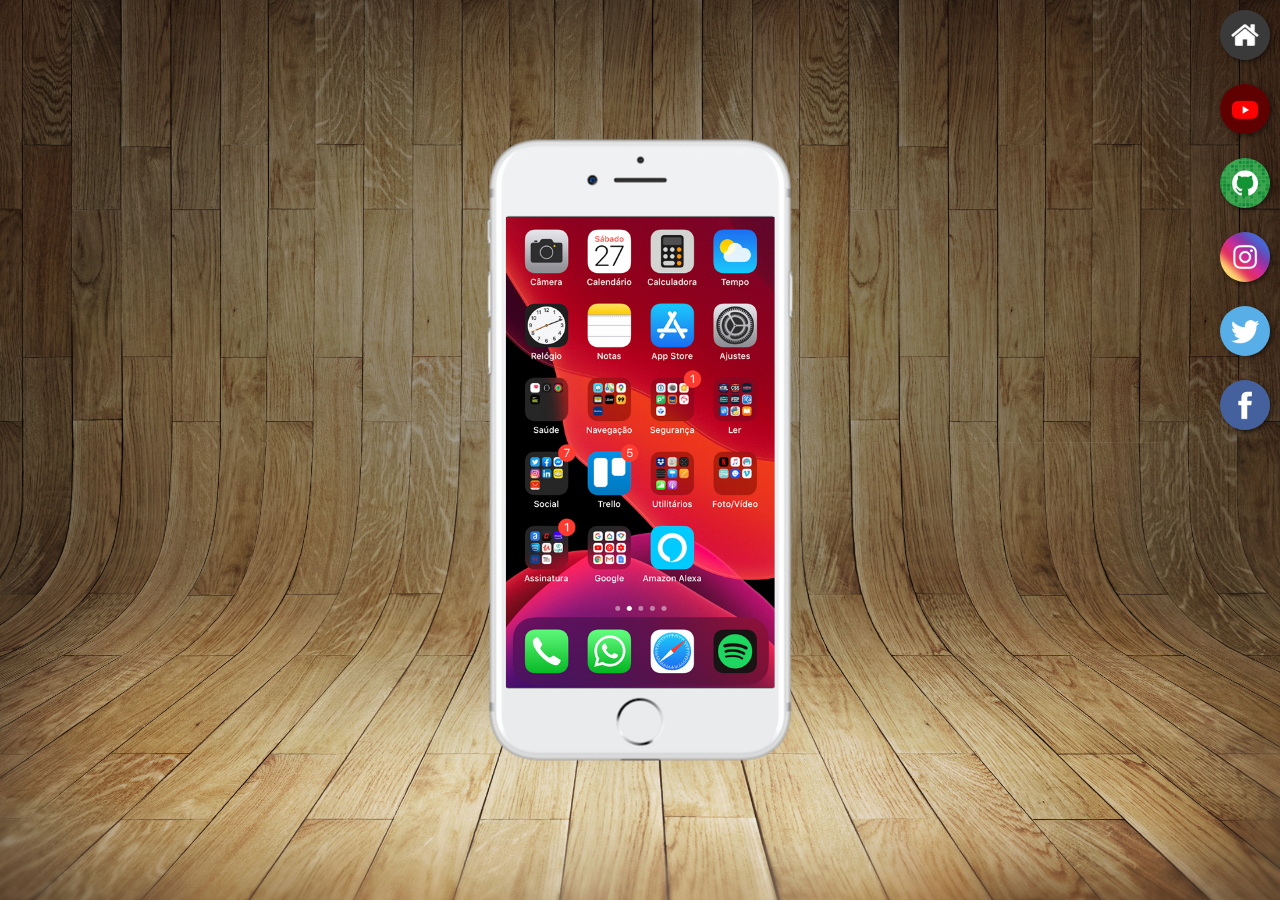
<file: index.html>
<!DOCTYPE html>
<html lang="pt-br">
<head>
    <meta charset="UTF-8">
    <meta http-equiv="X-UA-Compatible" content="IE=edge">
    <meta name="viewport" content="width=device-width, initial-scale=1.0">
    <title>Redes socias</title>
    <link rel="shortcut icon" href="favicon.ico" type="image/x-icon">
    <link rel="stylesheet" href="estilos/style.css">
</head>
<body>
    <main>
        <section id="telefone">
            <iframe src="home.html" name="tela" id="tela" frameborder="0">
                frame iphone 
            </iframe>
        </section>
        <section id="redes-socias">
            <a href="#" target="tela"><img src="imagens/logo-home.jpg"alt="home"></a><br>
            <a href="paginas/youtube.html" target="tela"><img src="imagens/logo-youtube.jpg"alt="Youtube"></a><br>
            <a href="paginas/github.html" target="tela"><img src="imagens/logo-github.jpg"alt="Github"></a><br>
            <a href="paginas/instagram.html" target="tela"><img src="imagens/logo-instagram.jpg"alt="Instagram"></a><br>
            <a href="paginas/twiter.html" target="tela"><img src="imagens/logo-twitter.jpg"alt="Twiter"></a><br>
            <a href="paginas/facebook.html" target="tela"><img src="imagens/logo-facebook.jpg"alt="Facebook"></a><br>
        </section>
    </main>

</body>
</html>
</file>
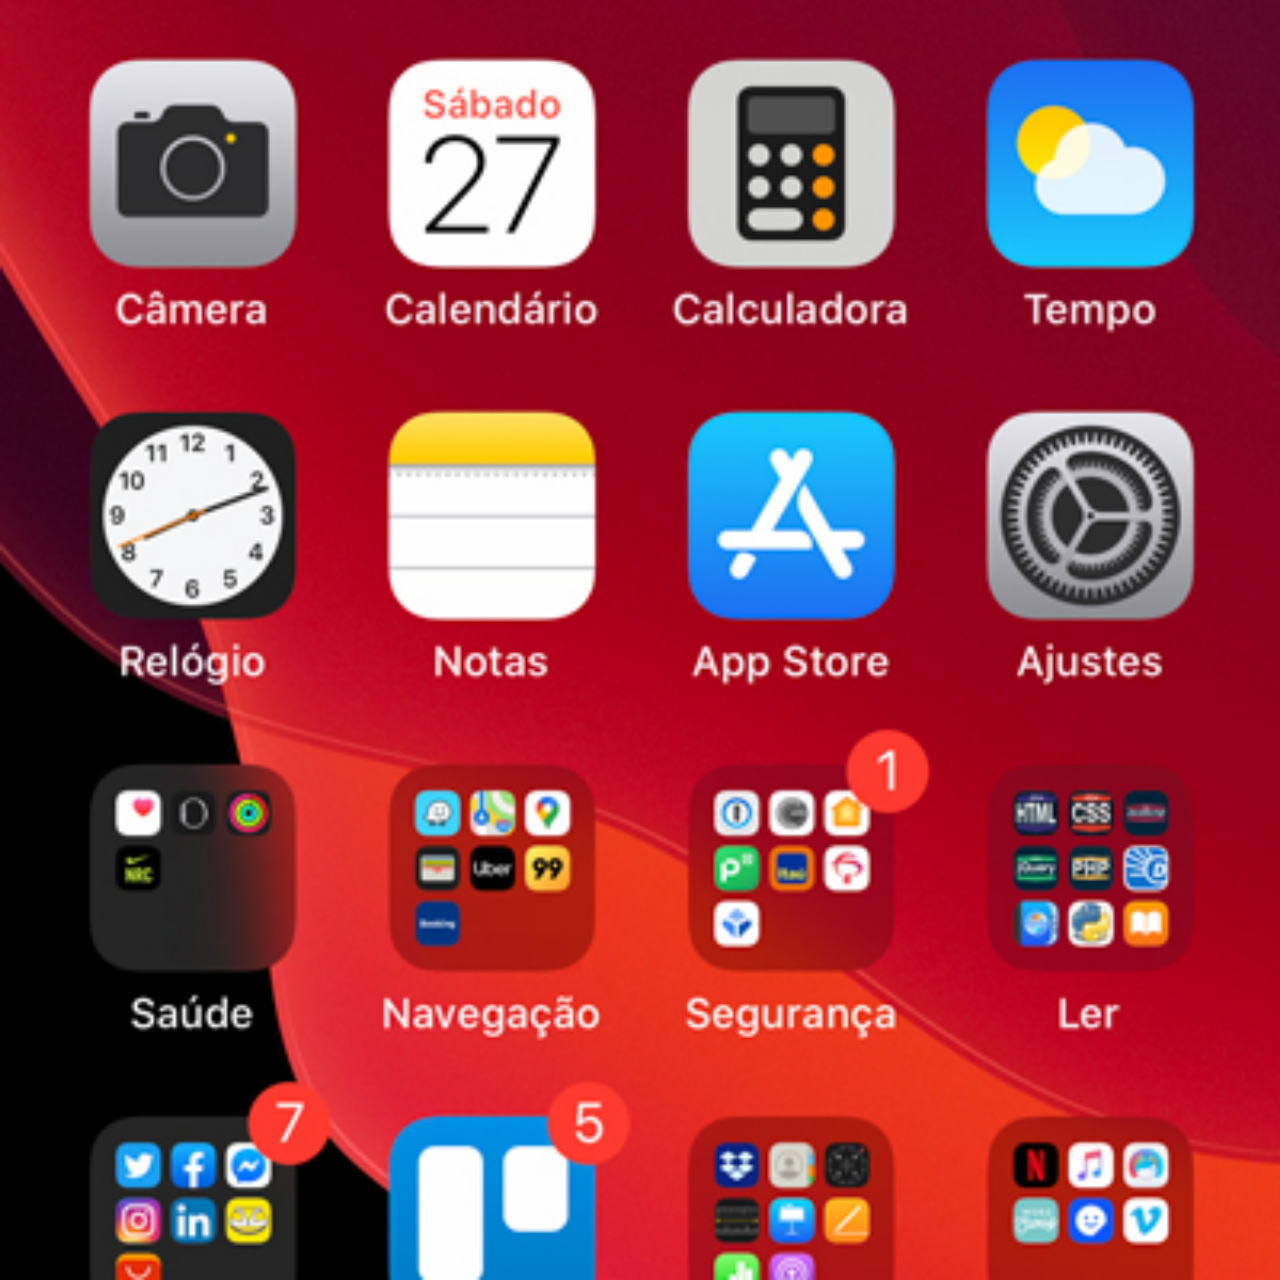
<file: home.html>
<!DOCTYPE html>
<html lang="pt-br">
<head>
    <meta charset="UTF-8">
    <meta http-equiv="X-UA-Compatible" content="IE=edge">
    <meta name="viewport" content="width=device-width, initial-scale=1.0">
    <title>Home</title>
    <style>
        *{
            margin: 0px;
            padding: 0px;
        }
        body{
            width: 100vh;
            height: 100vw;
            background: url(imagens/tela-home.jpg) no-repeat top center;
            background-size: cover;
            background-attachment: fixed;
        }
    </style>
</head>
<body>

    
</body>
</html>
</file>
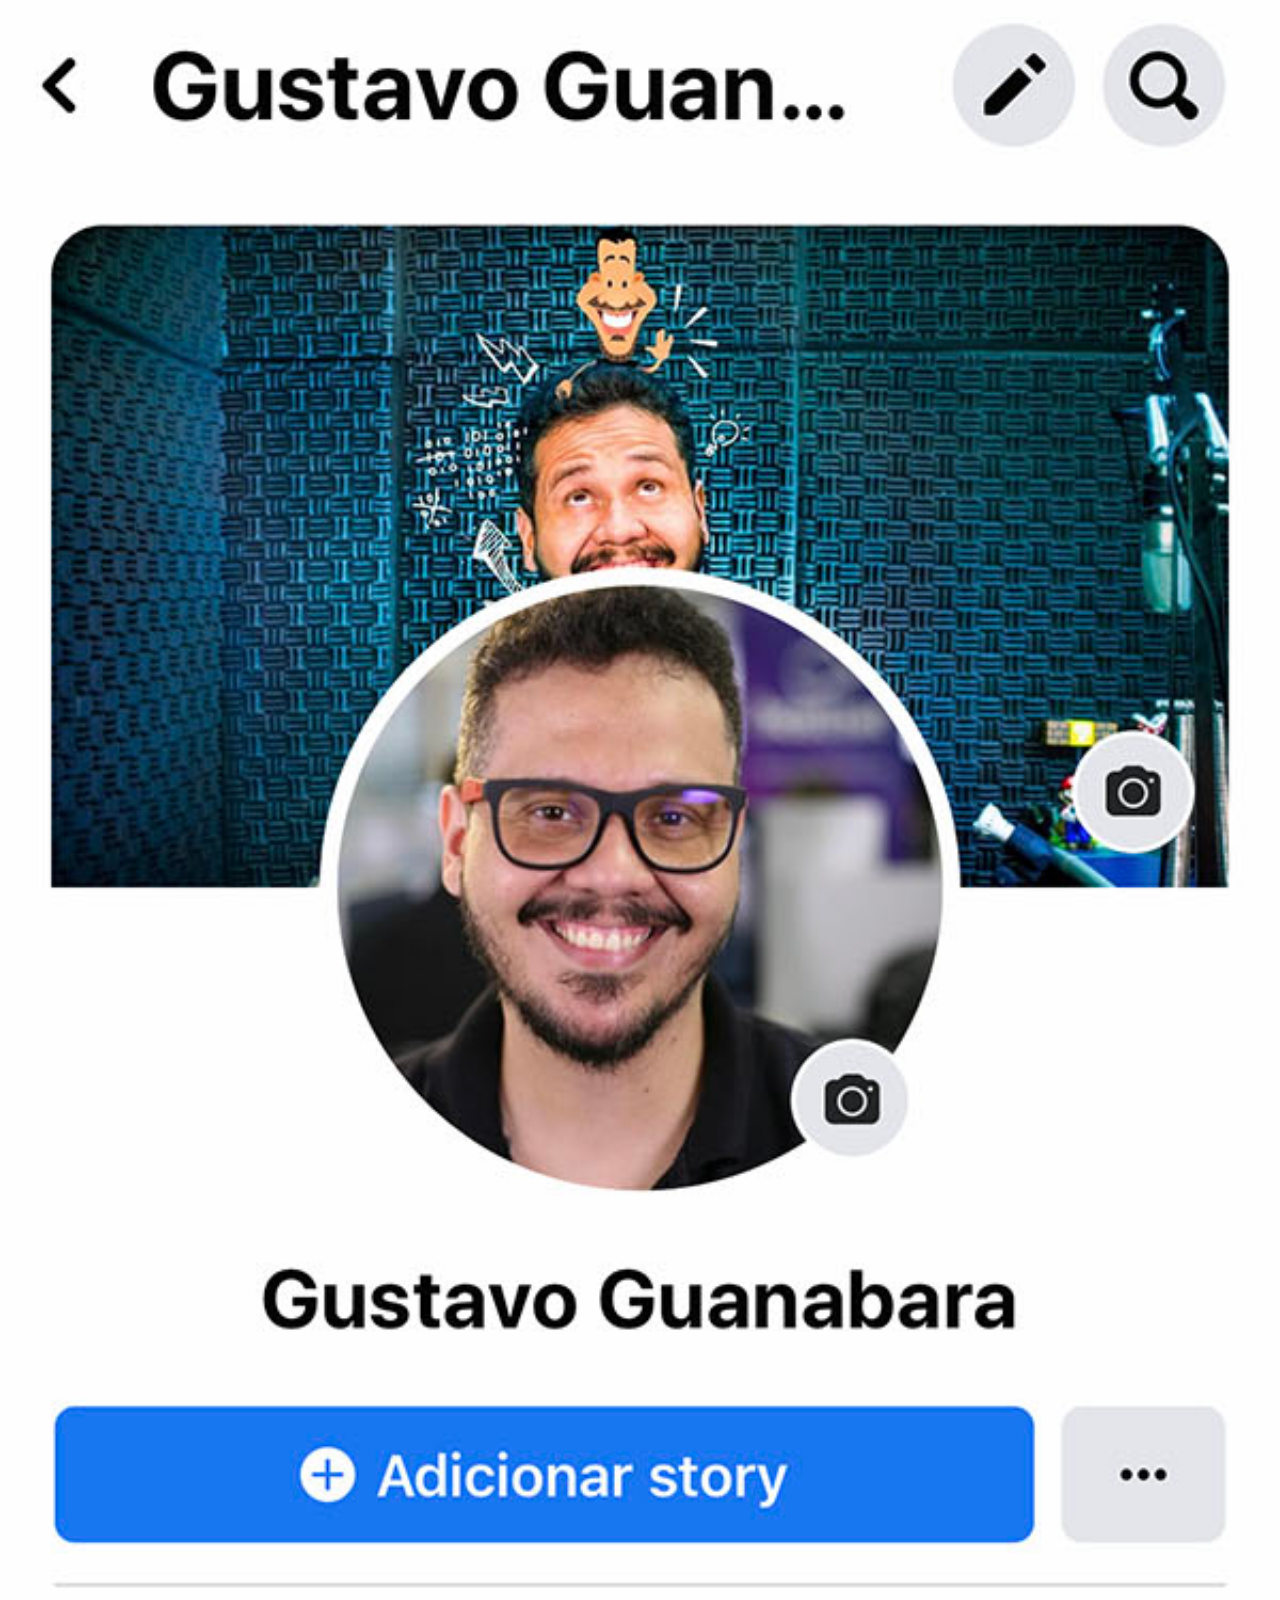
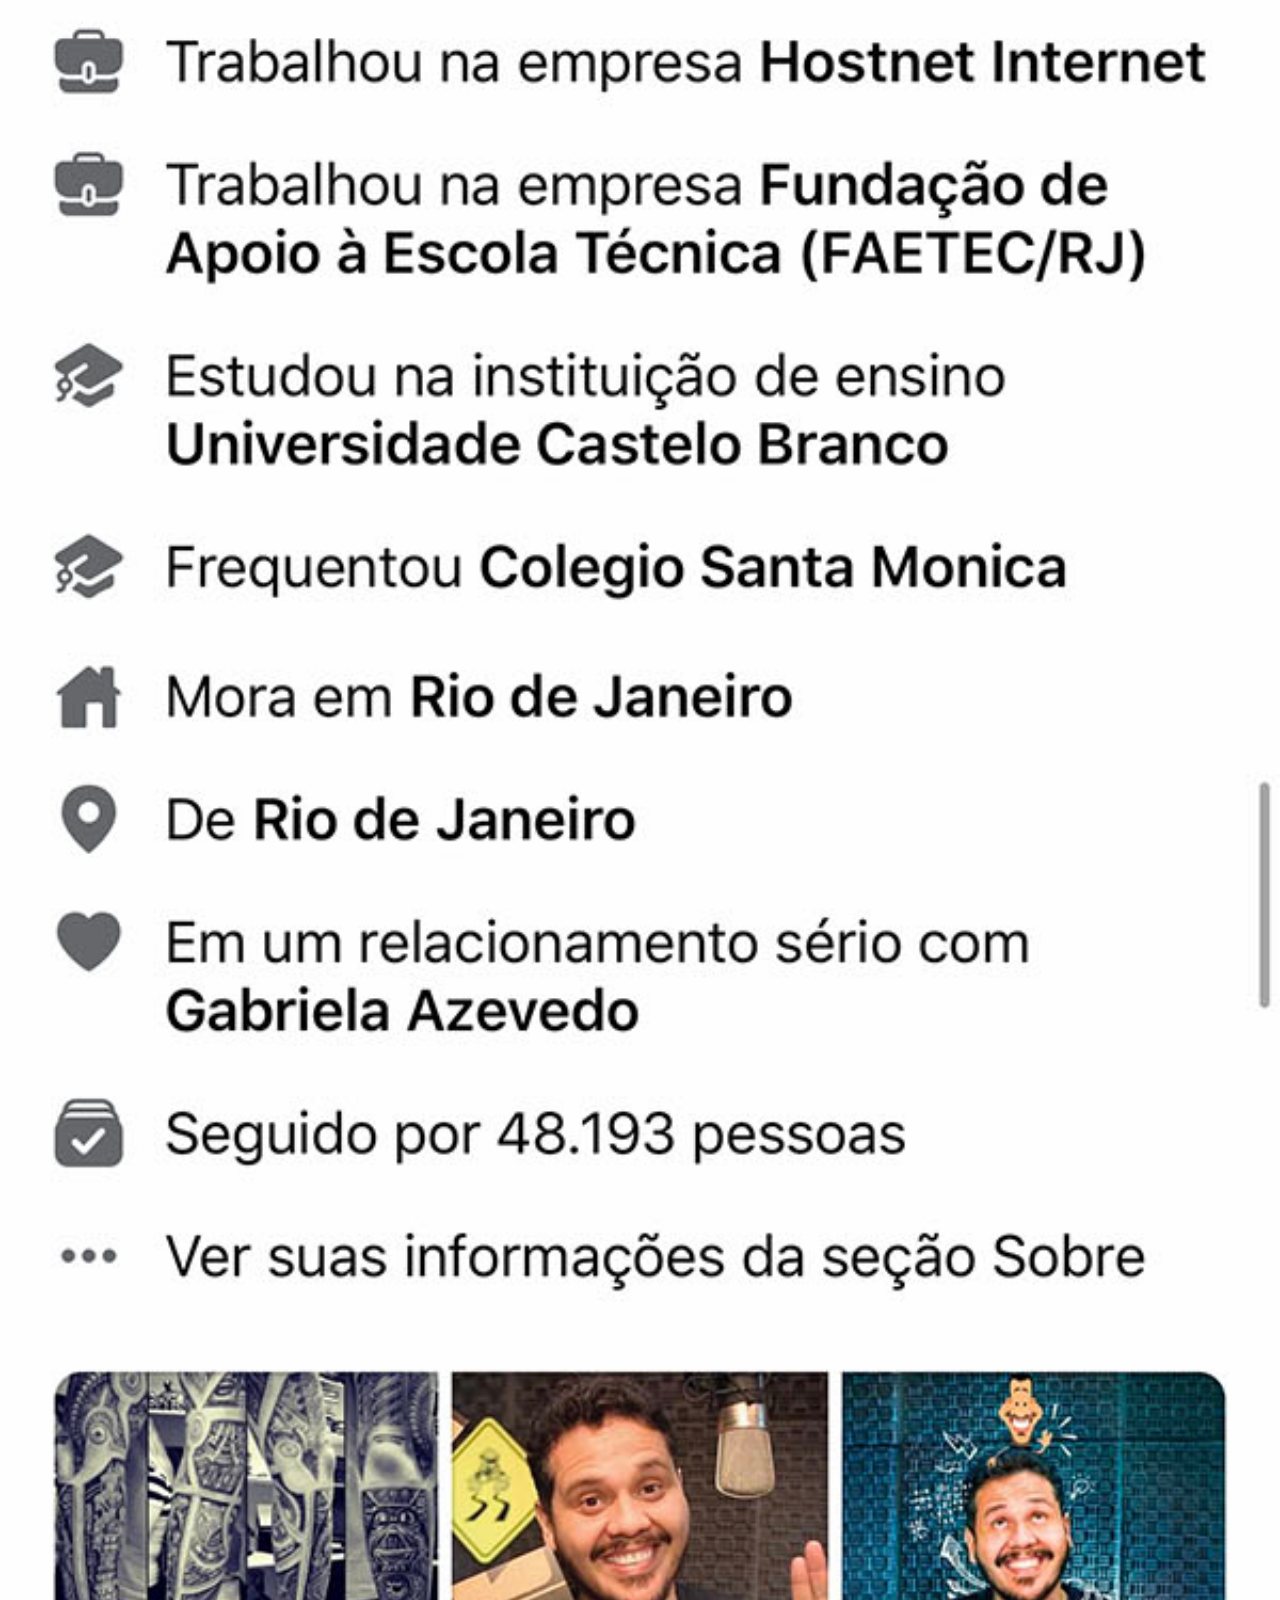
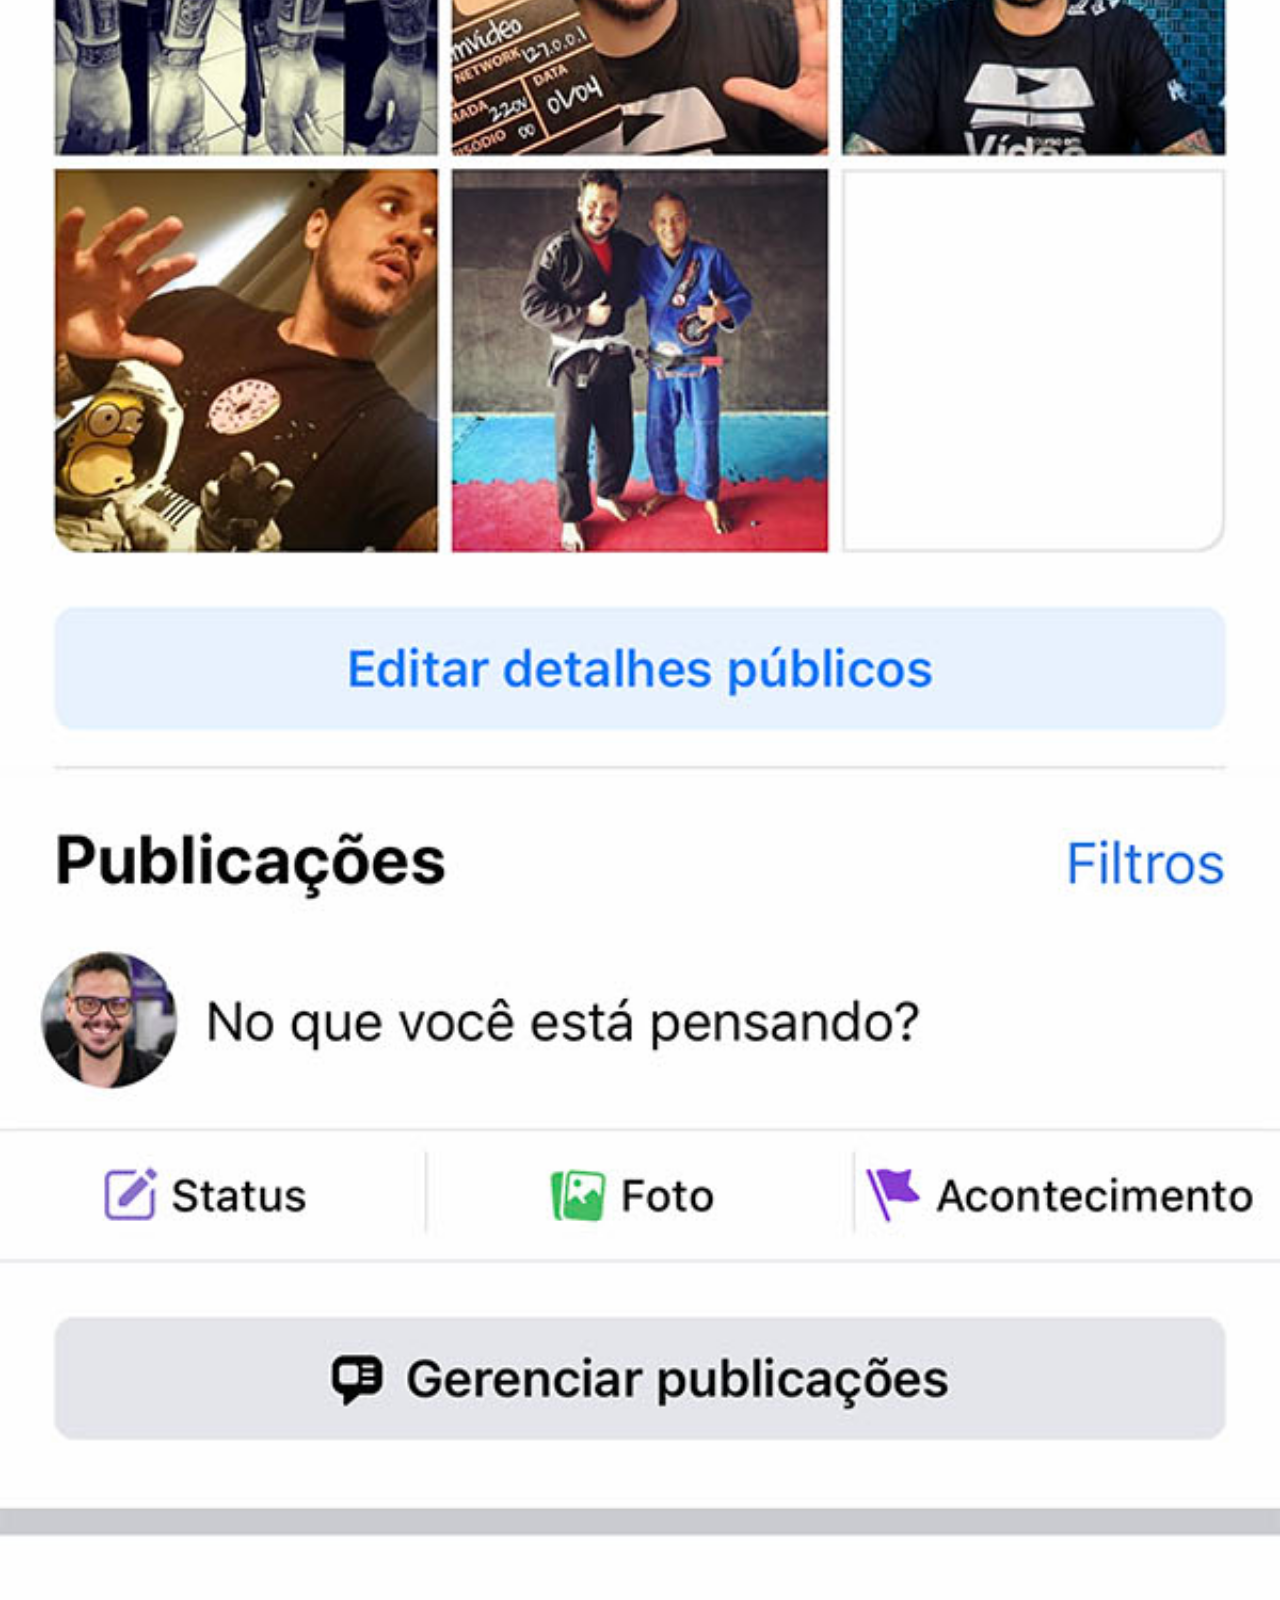
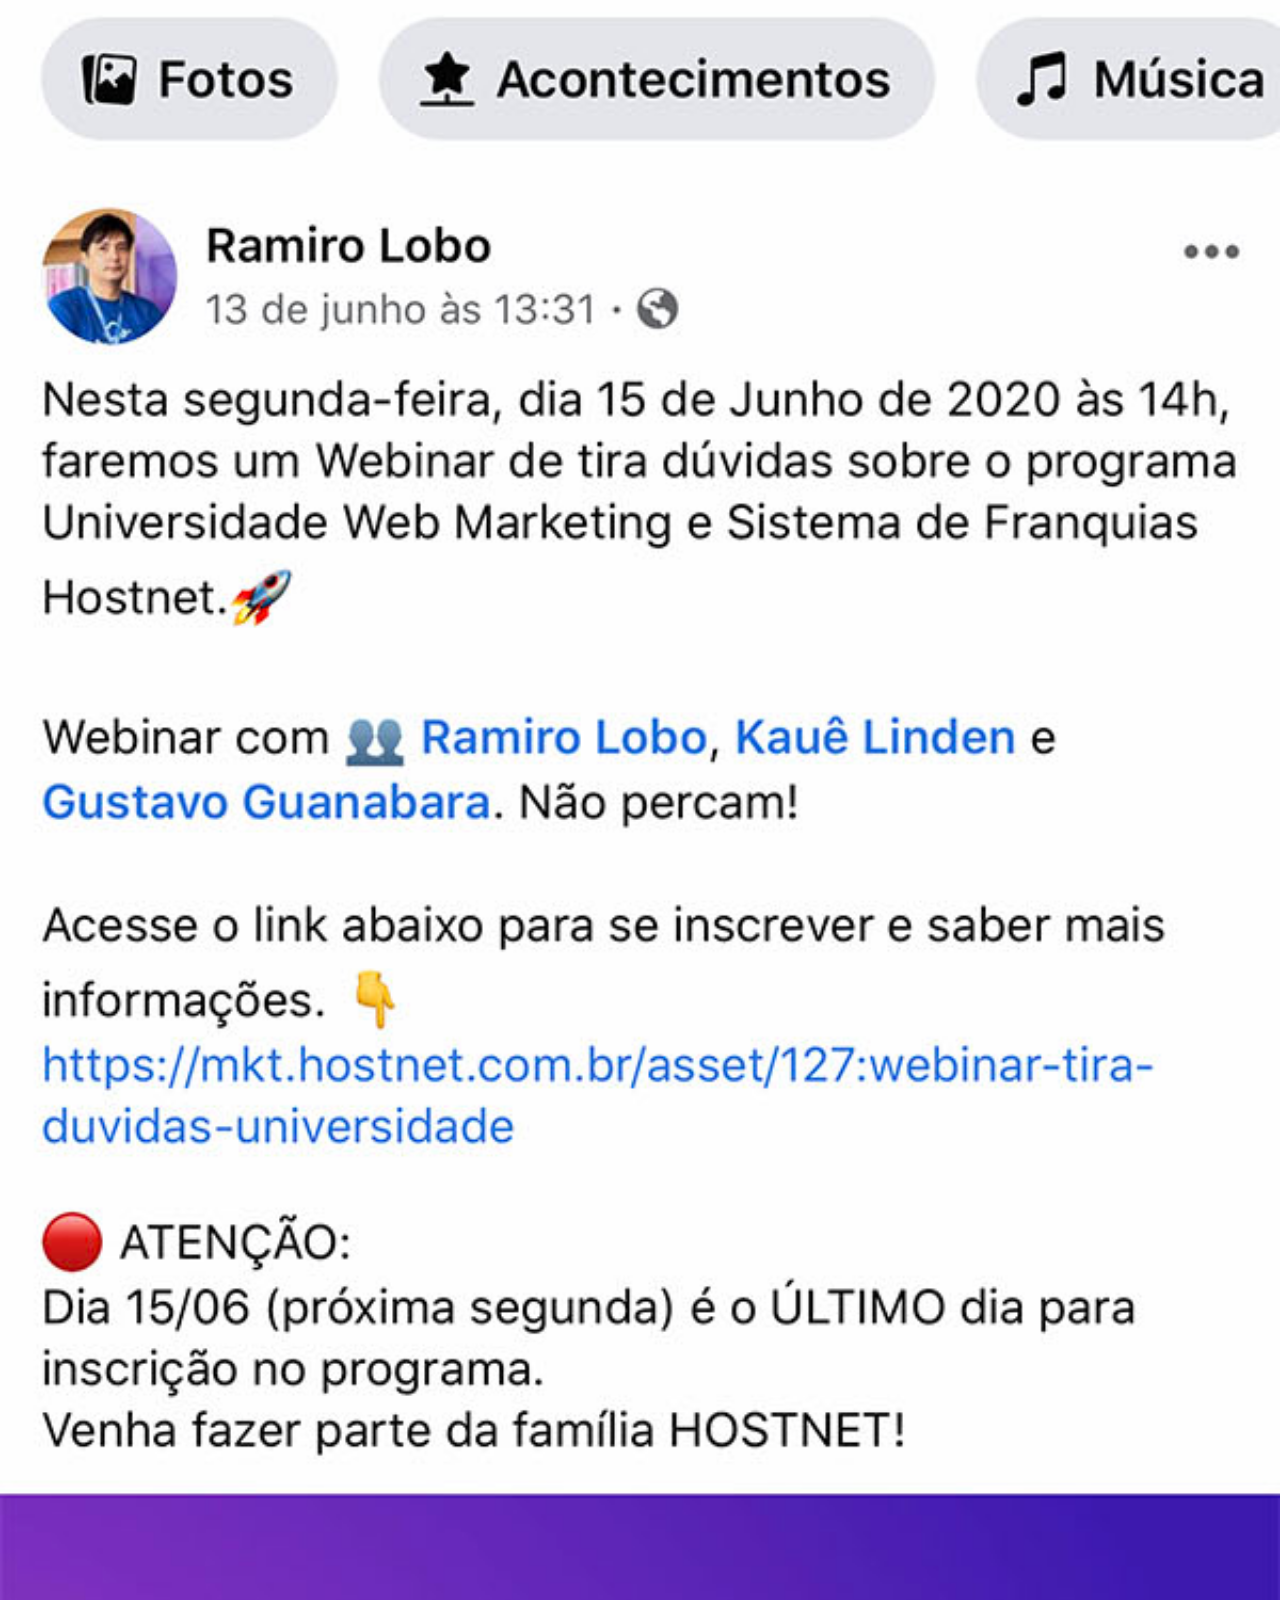
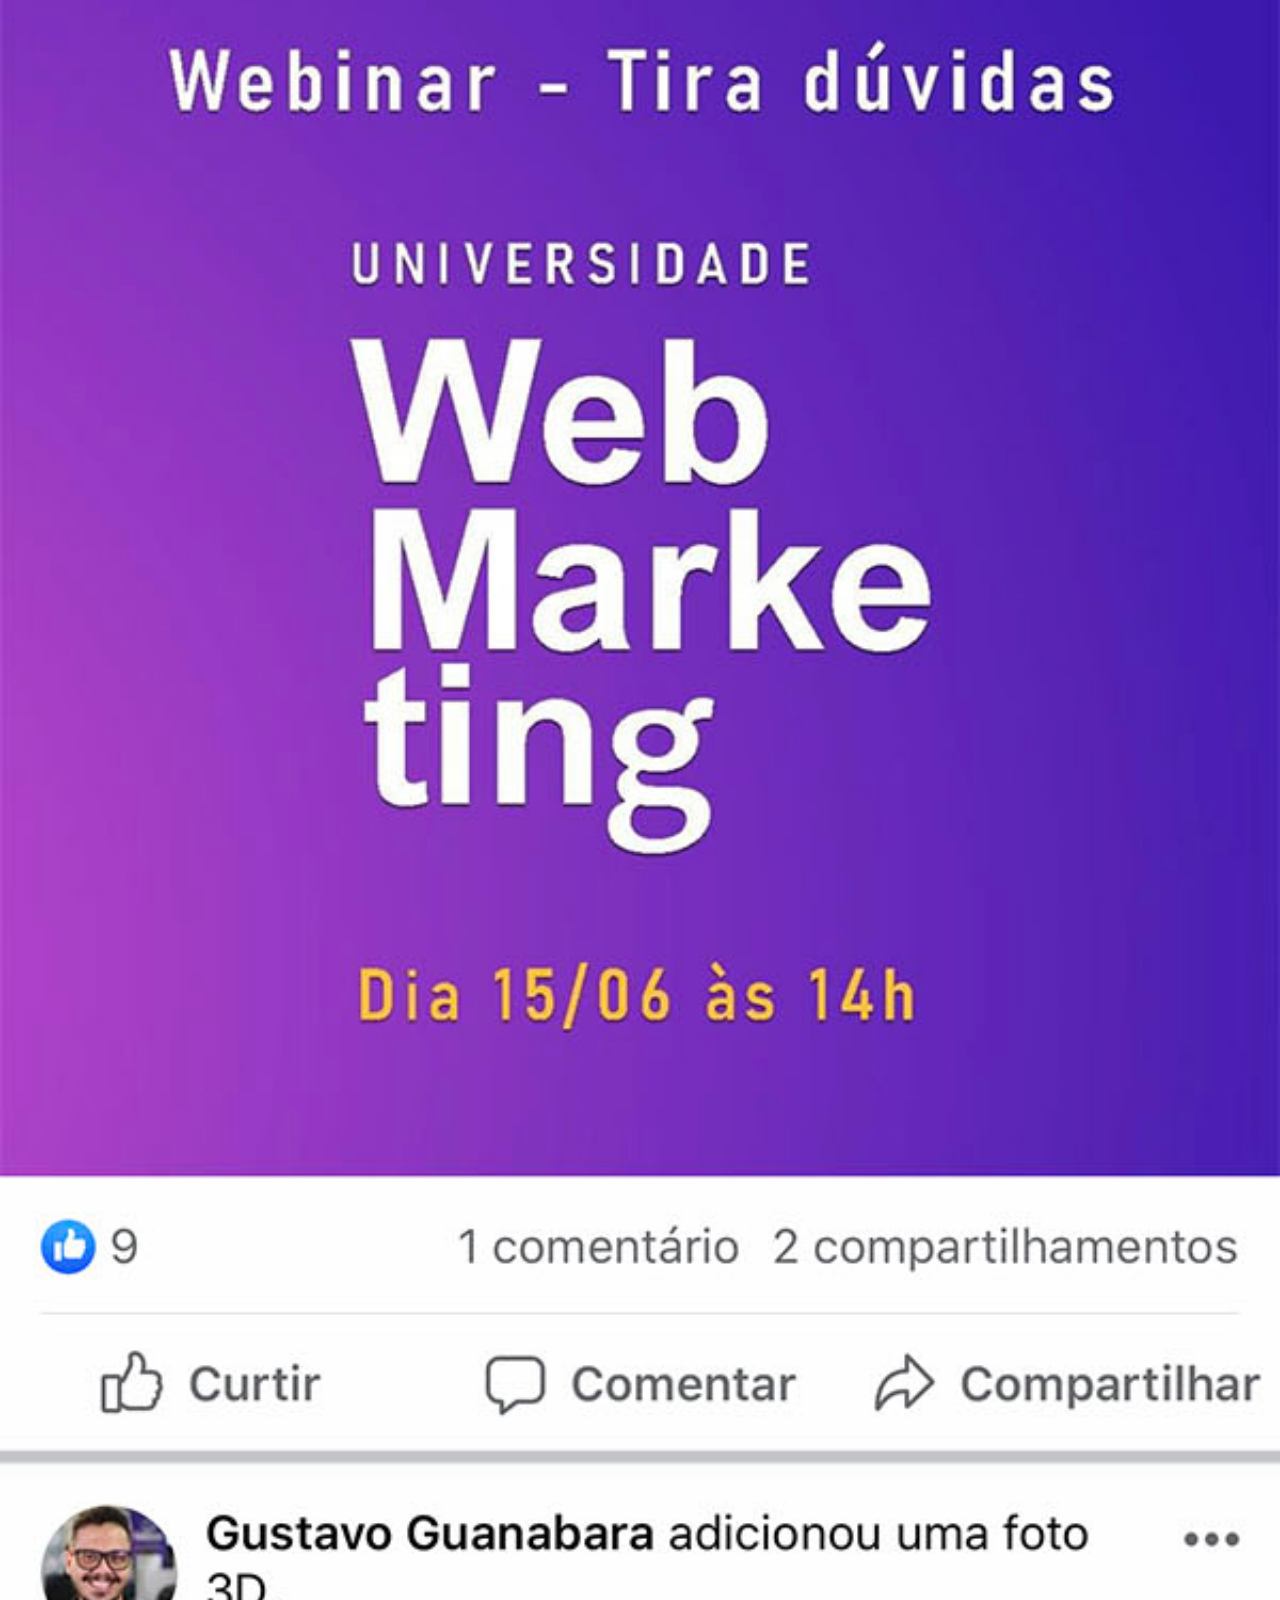
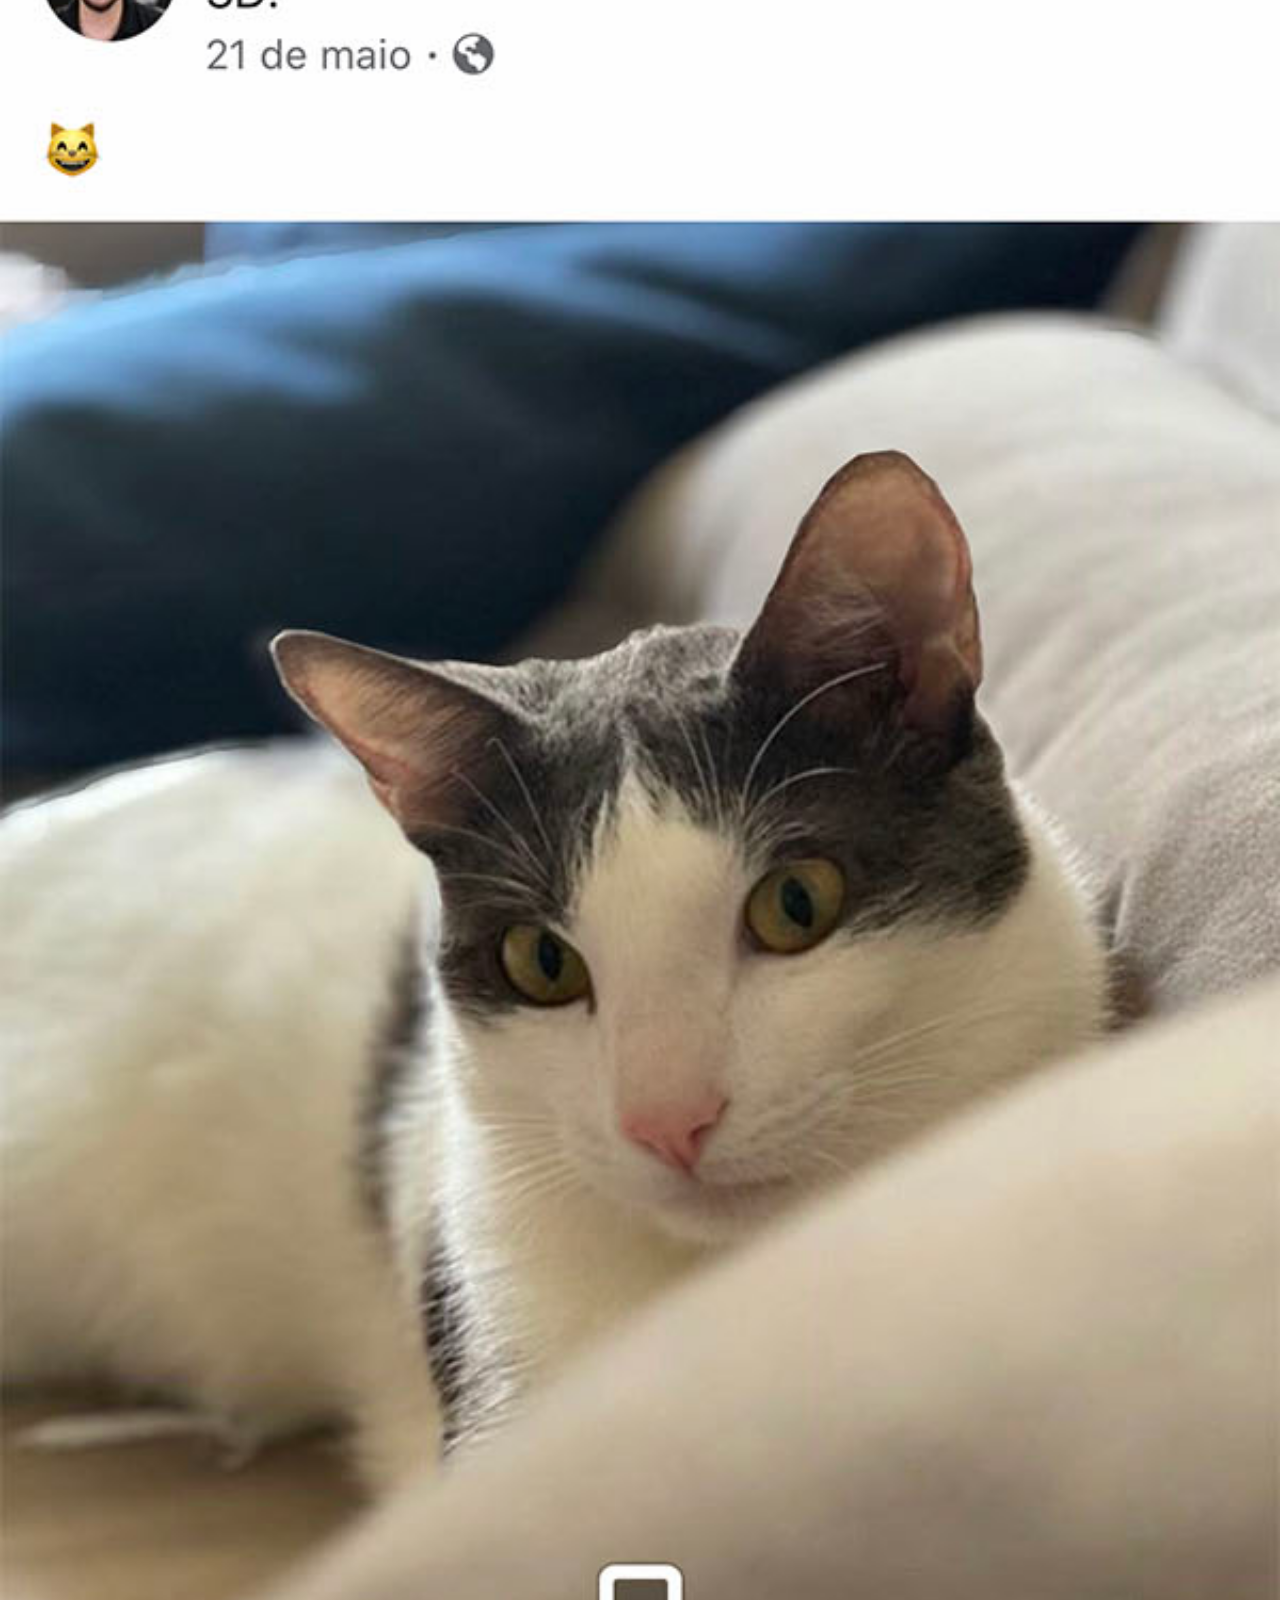
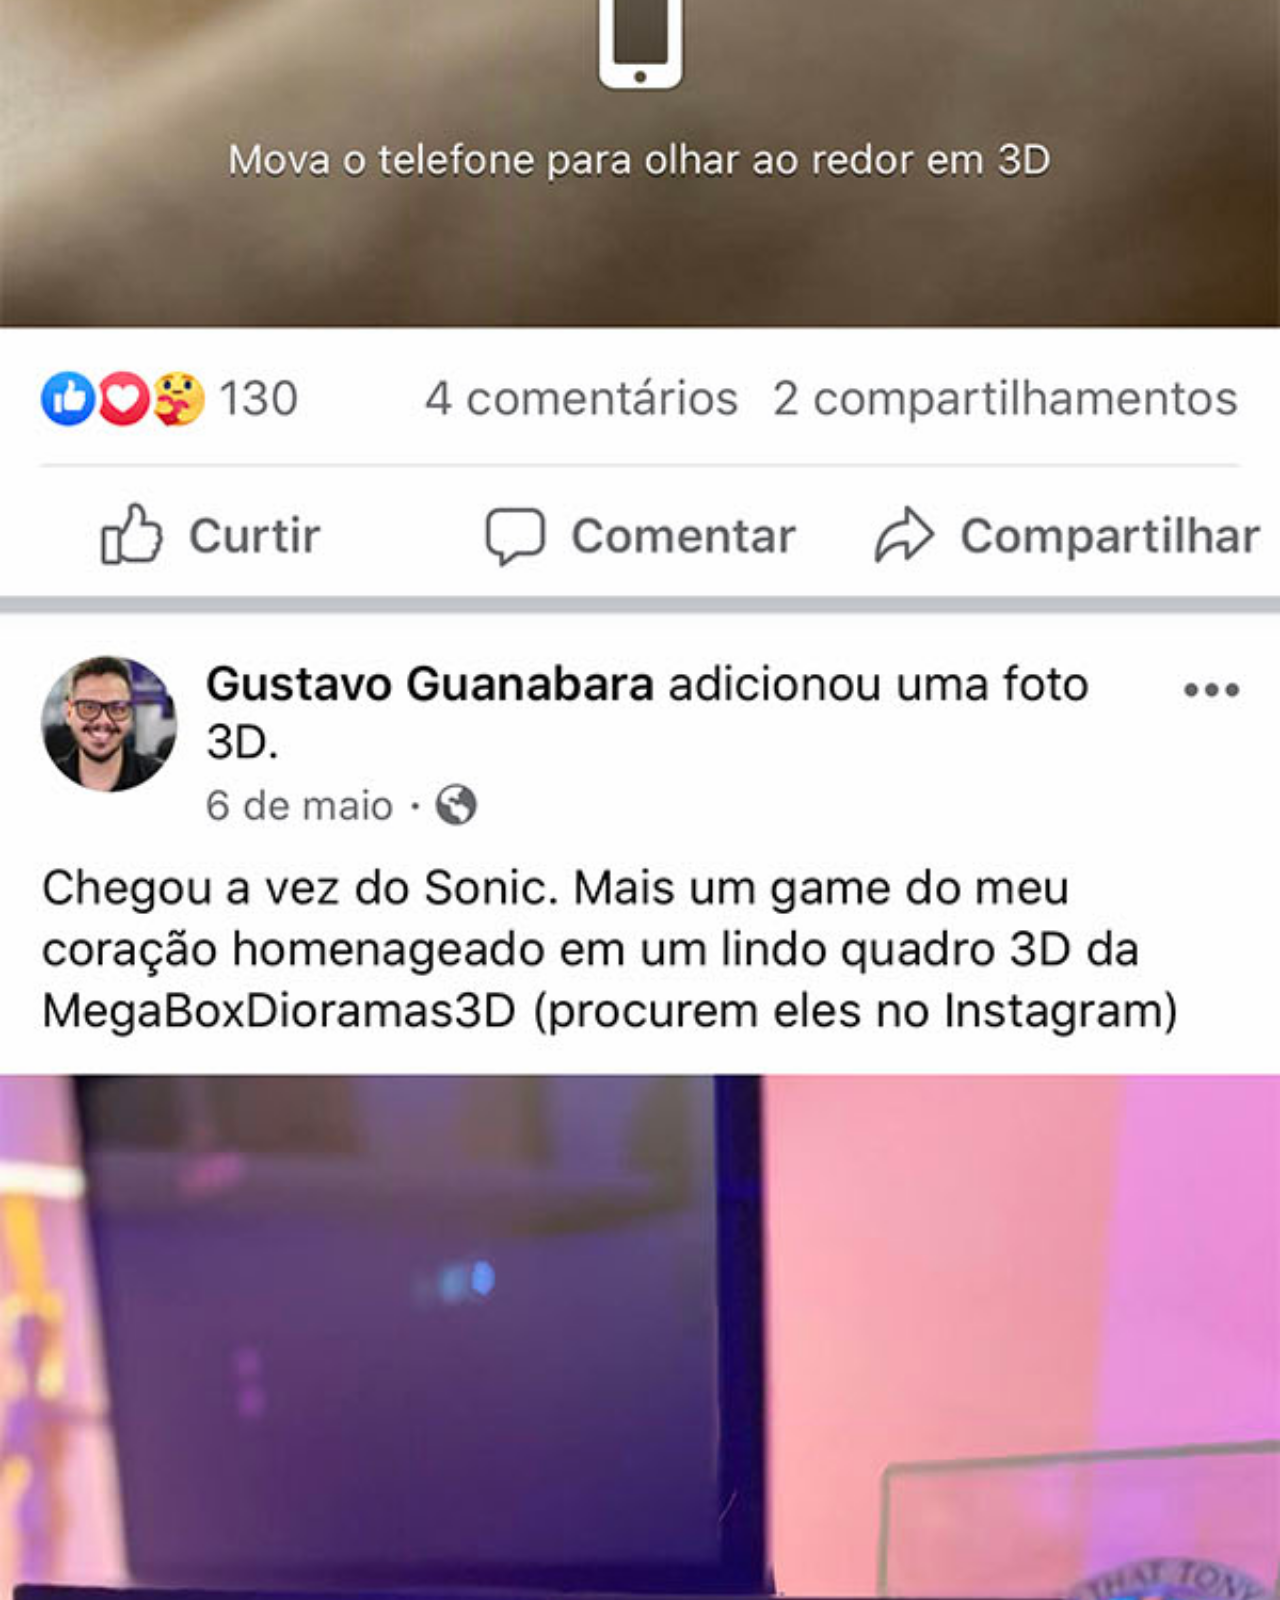
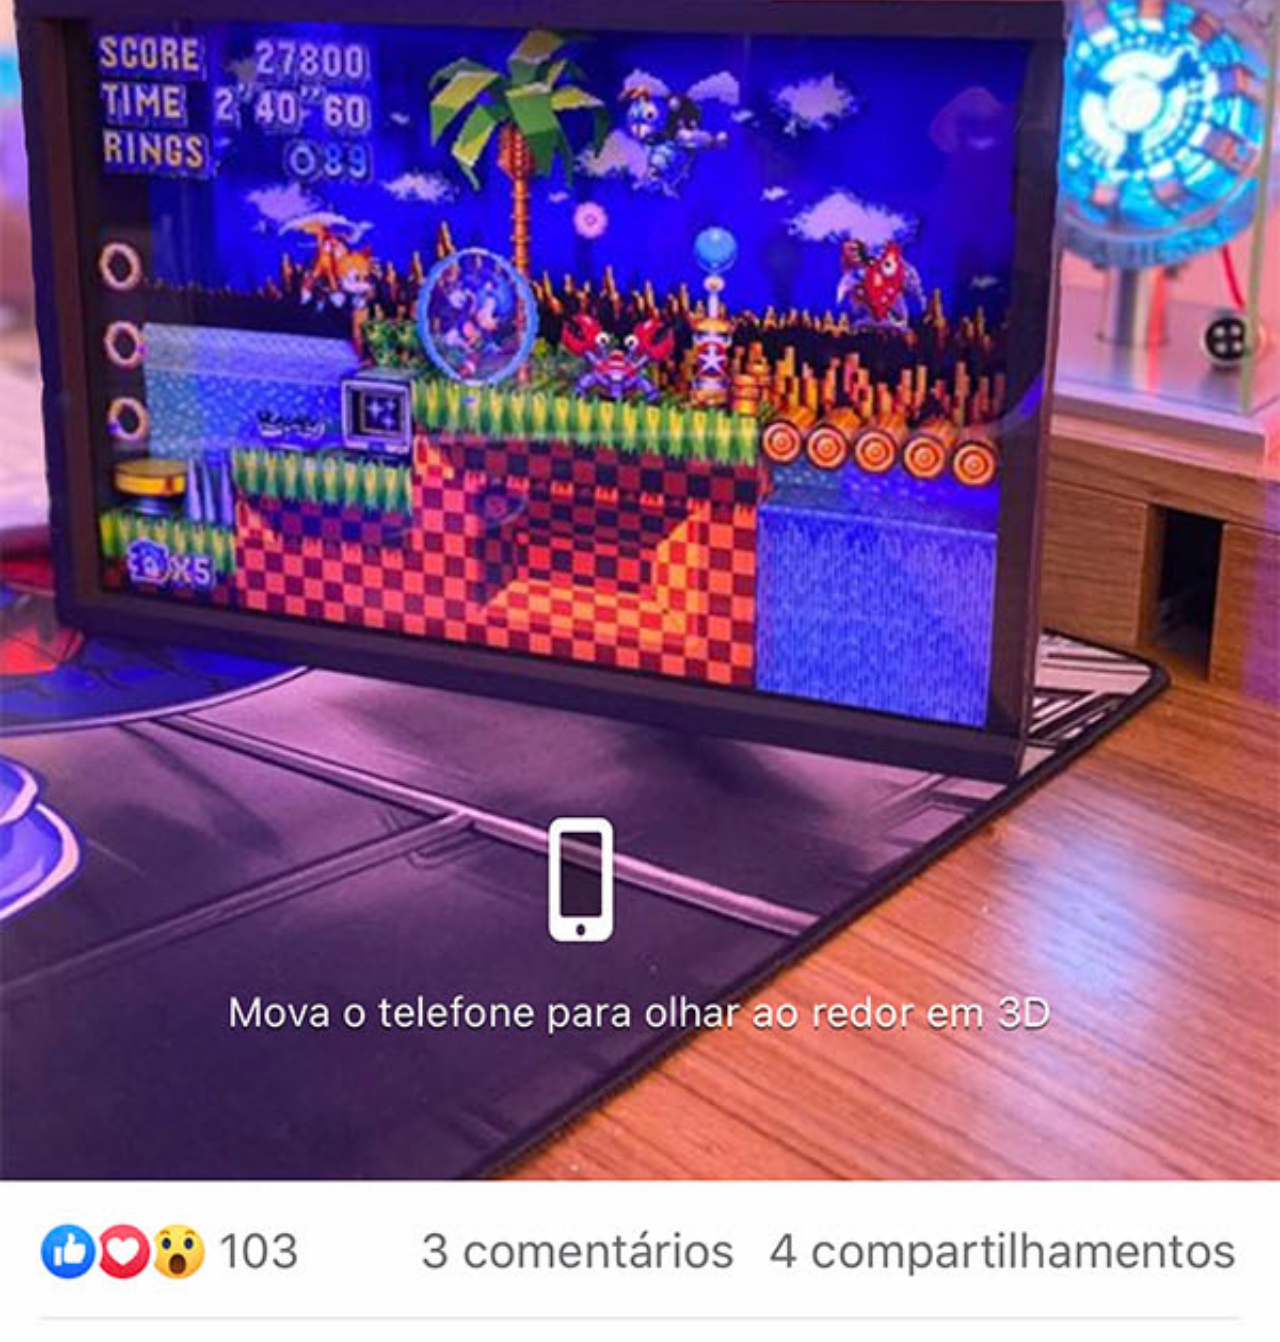
<file: paginas/facebook.html>
<!DOCTYPE html>
<html lang="en">
<head>
    <meta charset="UTF-8">
    <meta http-equiv="X-UA-Compatible" content="IE=edge">
    <meta name="viewport" content="width=device-width, initial-scale=1.0">
    <title>Document</title>
    <link rel="stylesheet" href="../estilos/tela-estilos.css">
</head>
<body>
    <img src="../imagens/tela-facebook.jpg" alt="">
    
</body>
</html>
</file>
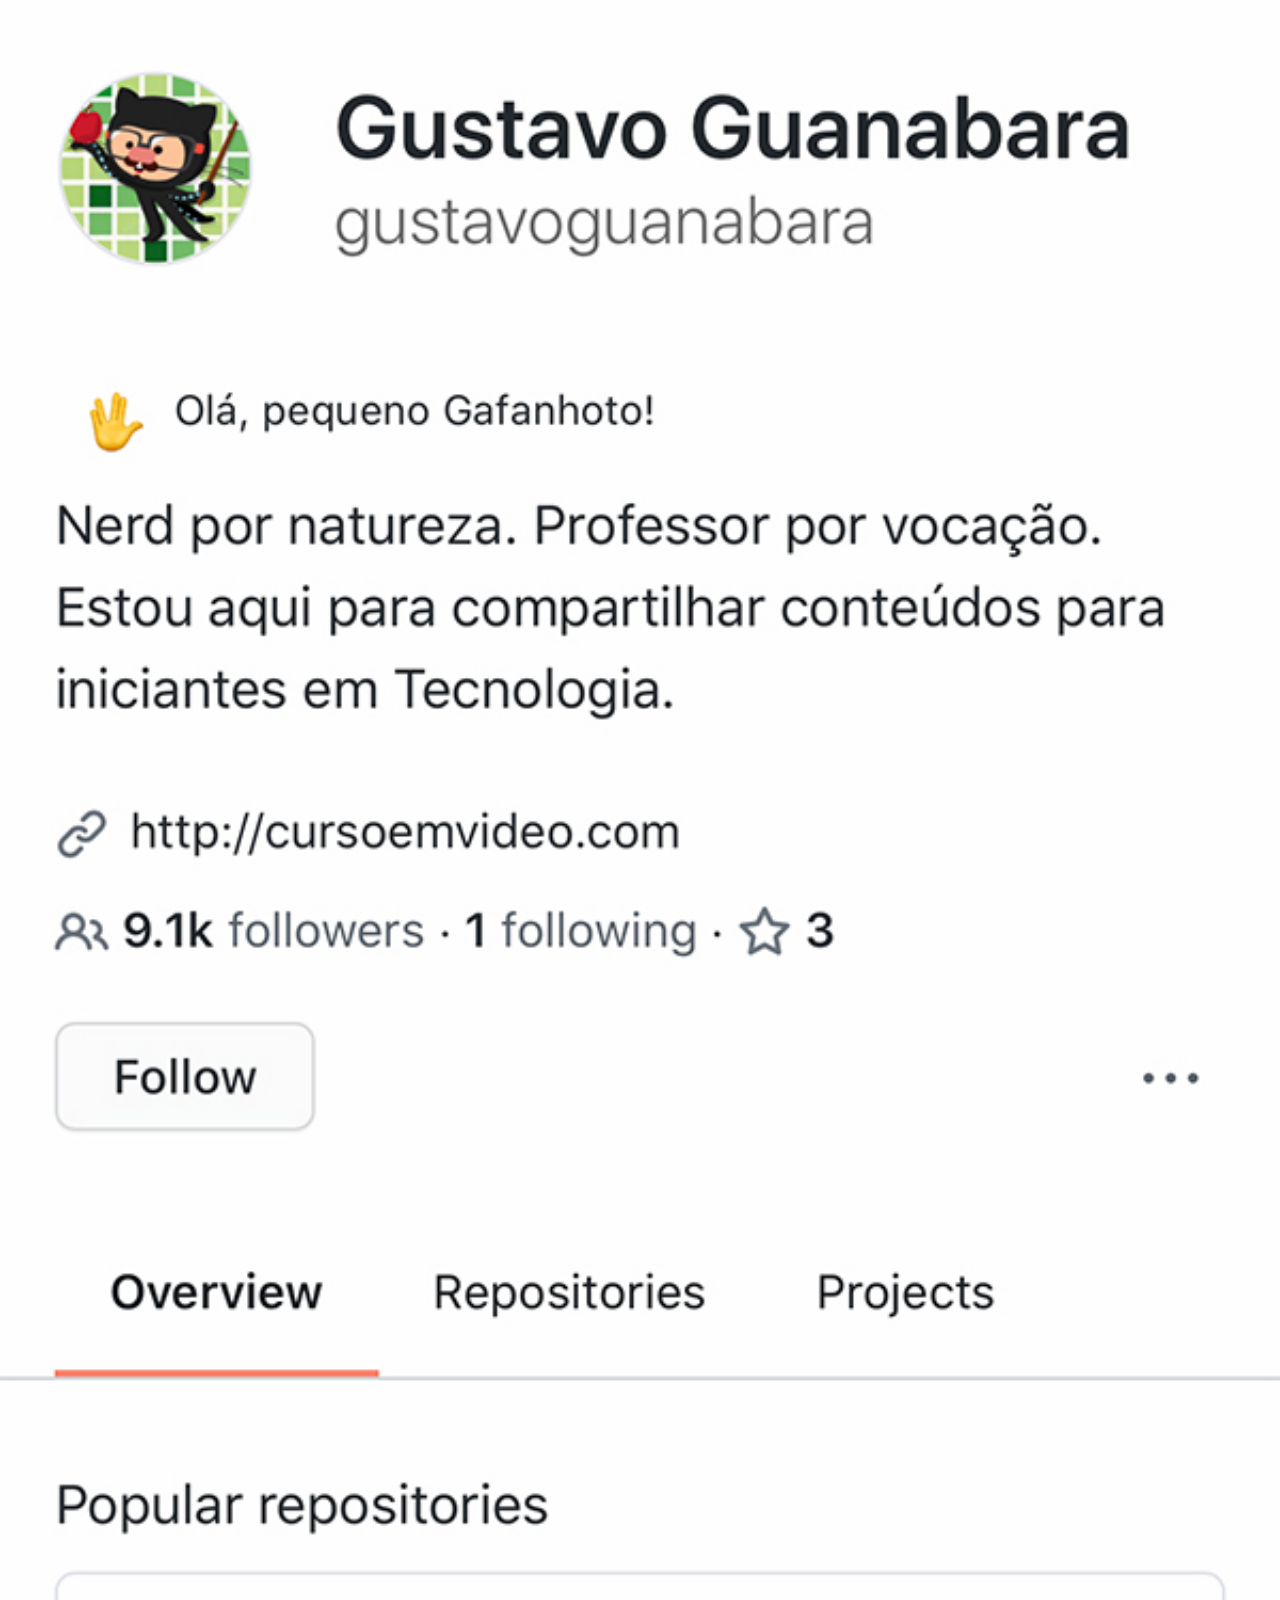
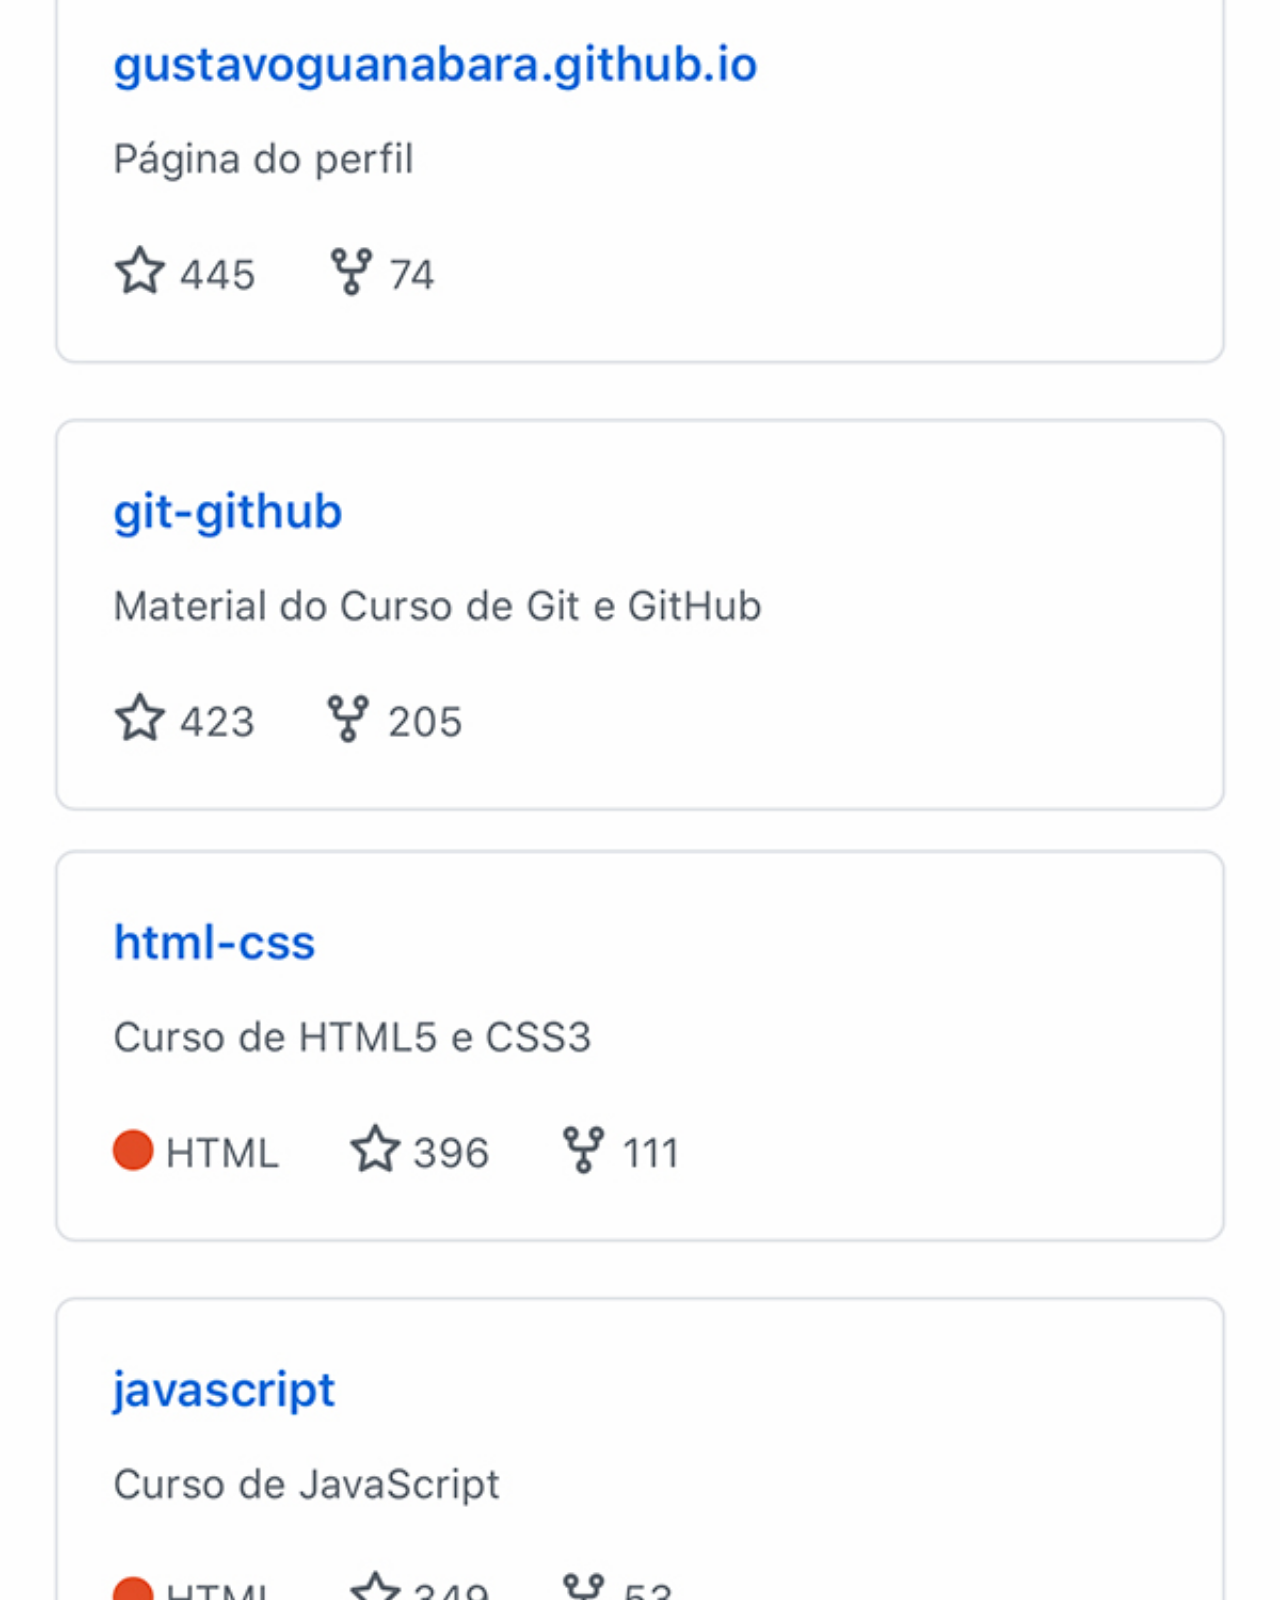
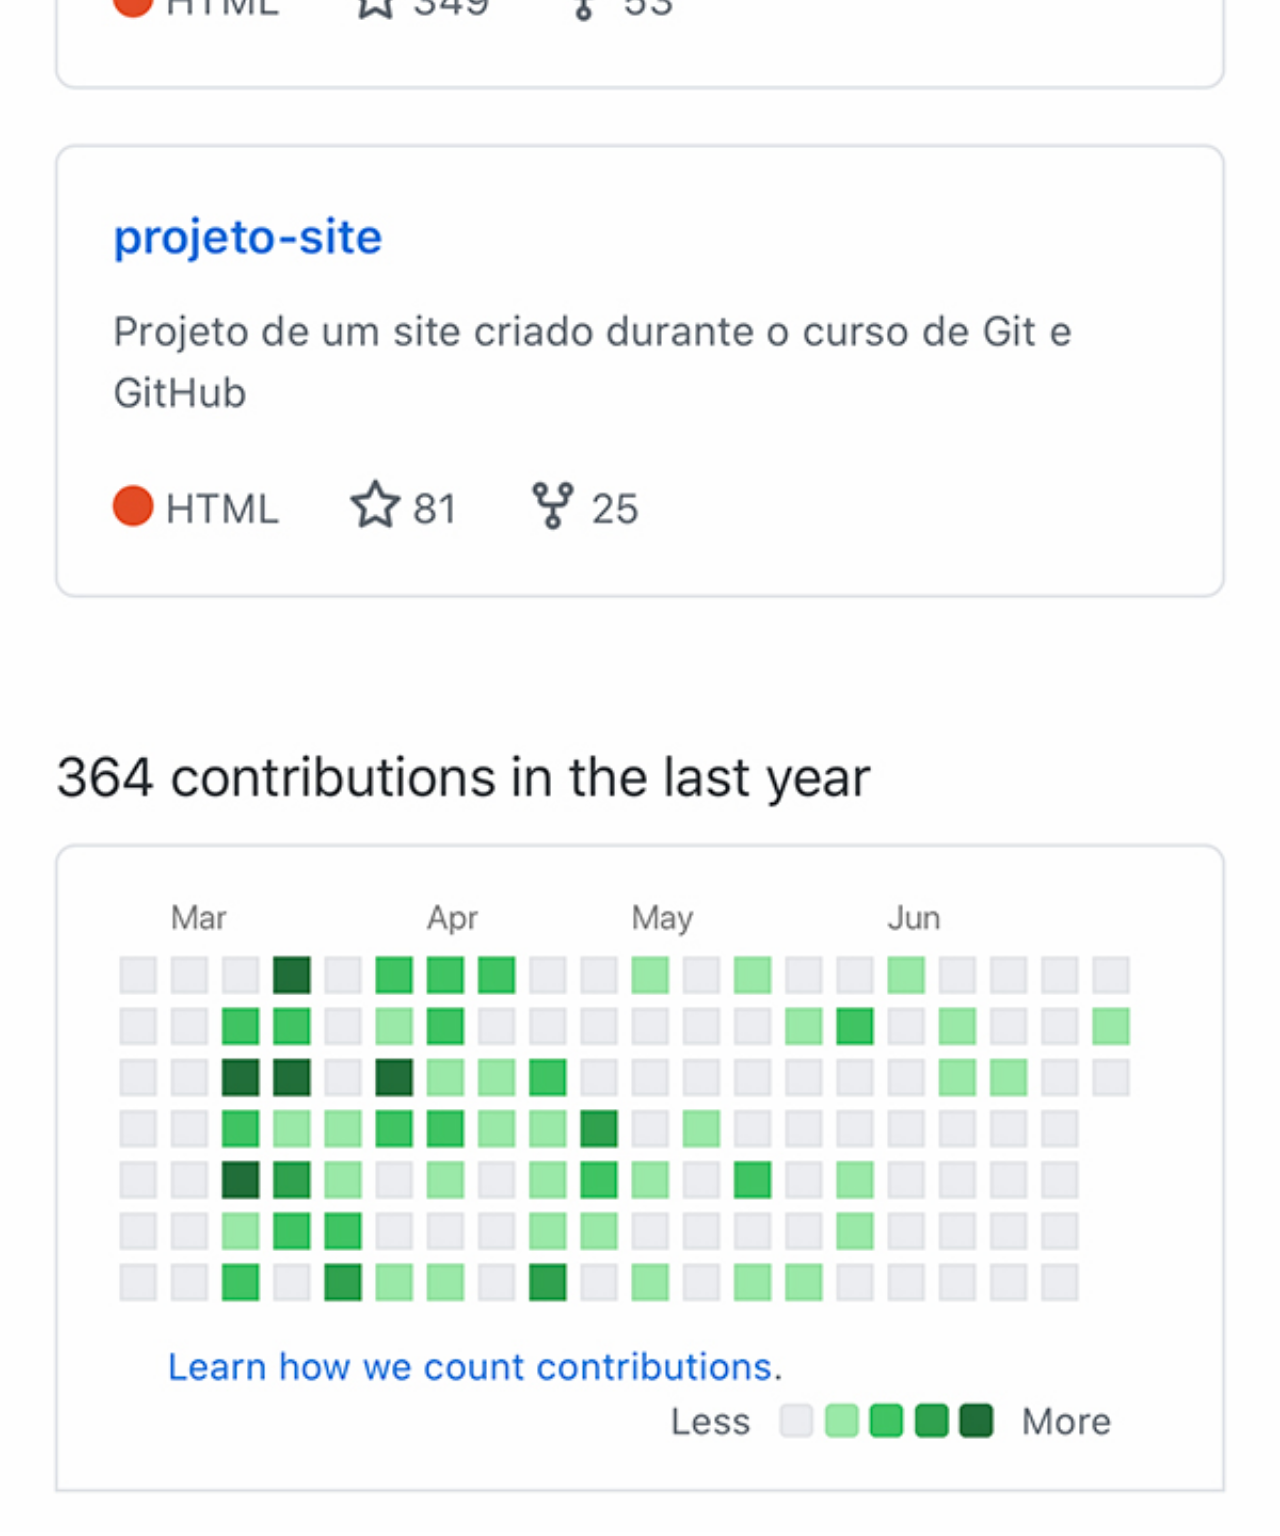
<file: paginas/github.html>
<!DOCTYPE html>
<html lang="en">
<head>
    <meta charset="UTF-8">
    <meta http-equiv="X-UA-Compatible" content="IE=edge">
    <meta name="viewport" content="width=device-width, initial-scale=1.0">
    <title>Document</title>
    <link rel="stylesheet" href="../estilos/tela-estilos.css">
</head>
<body>
    <img src="../imagens/tela-github.jpg" alt="">
    
</body>
</html>
</file>
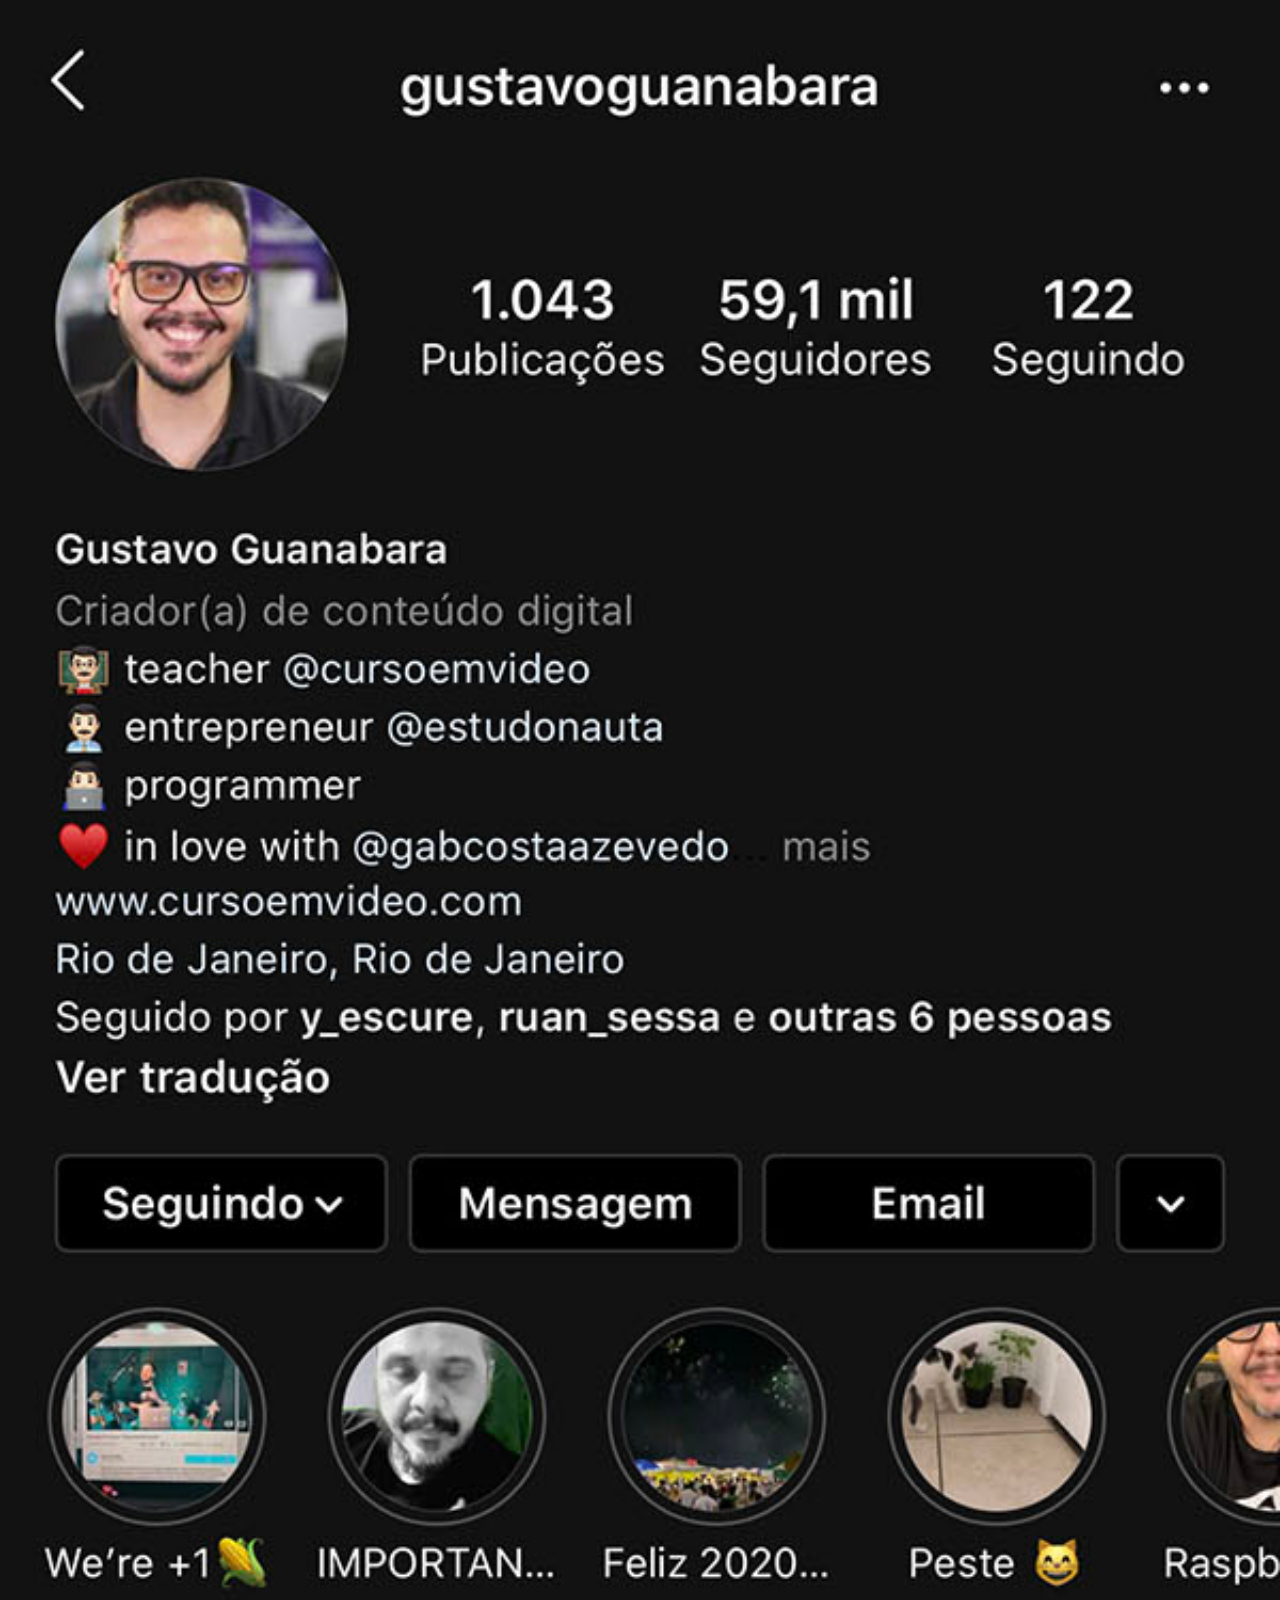
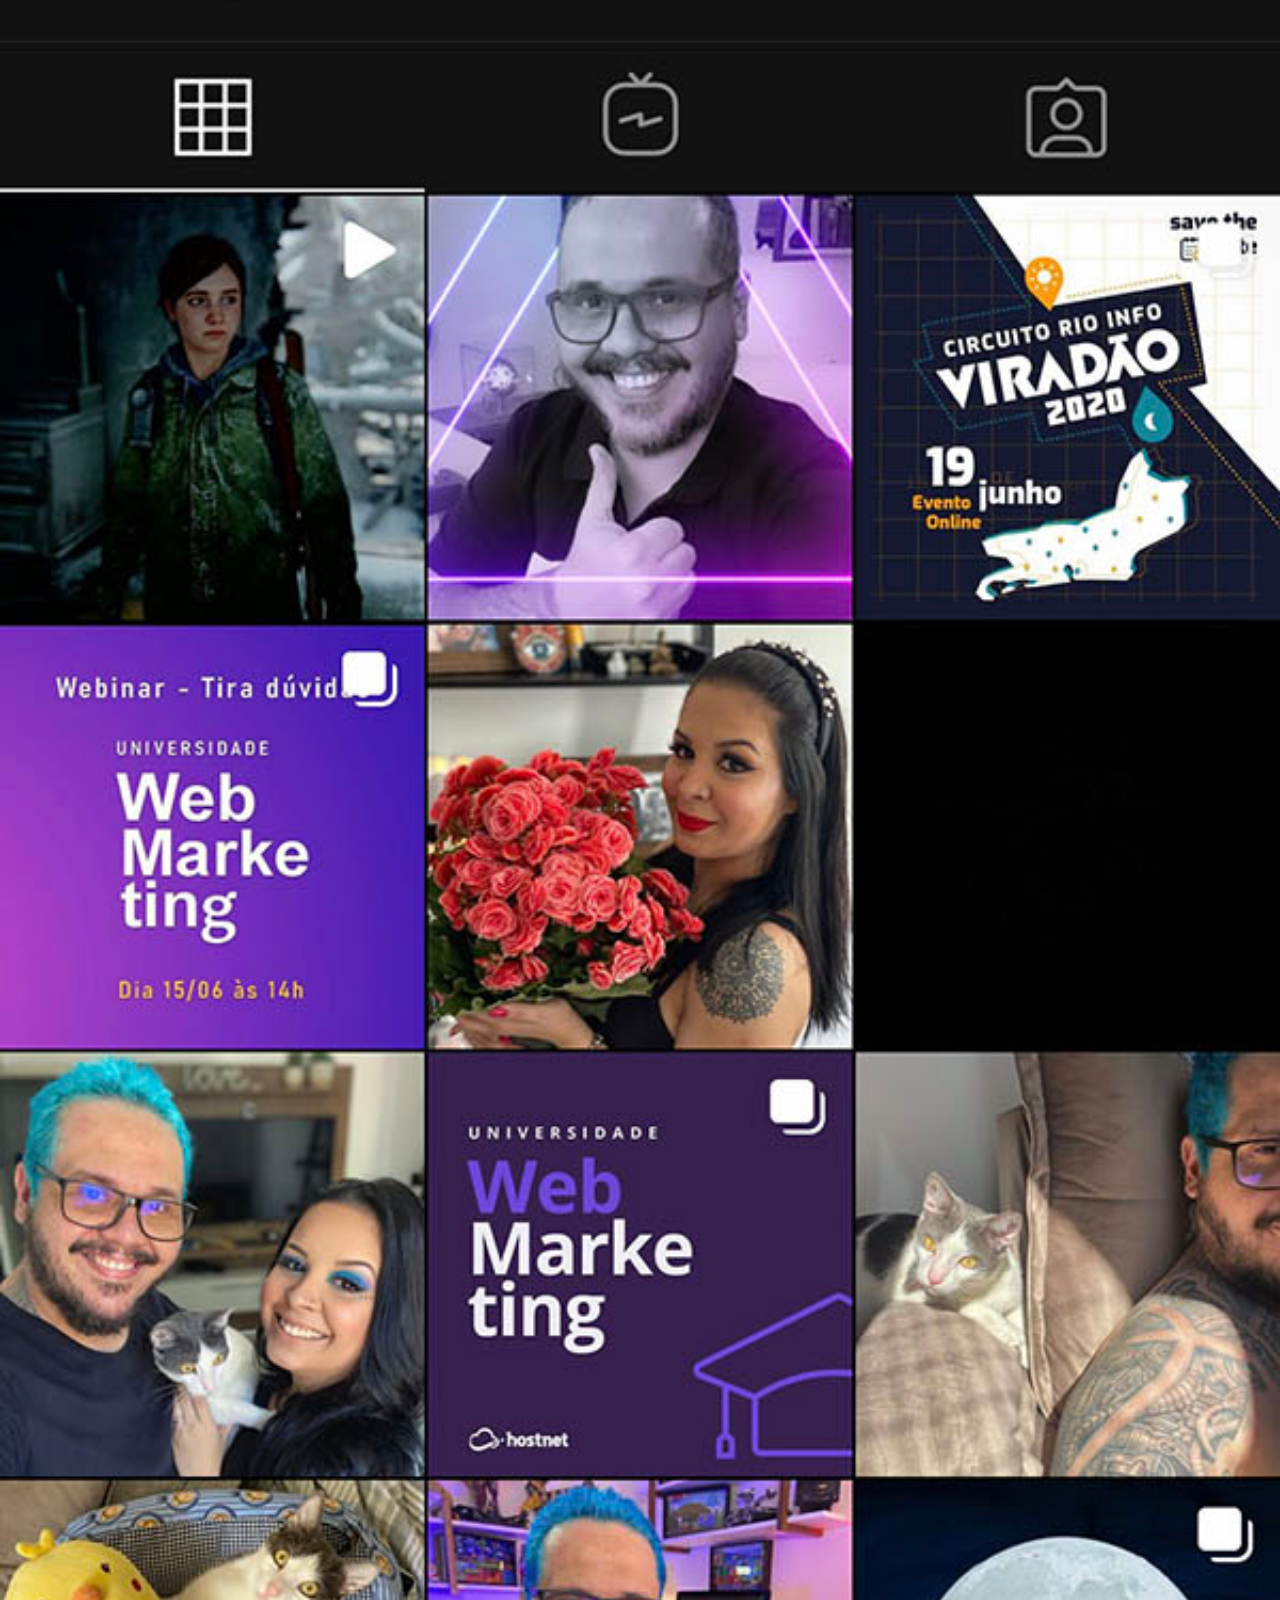
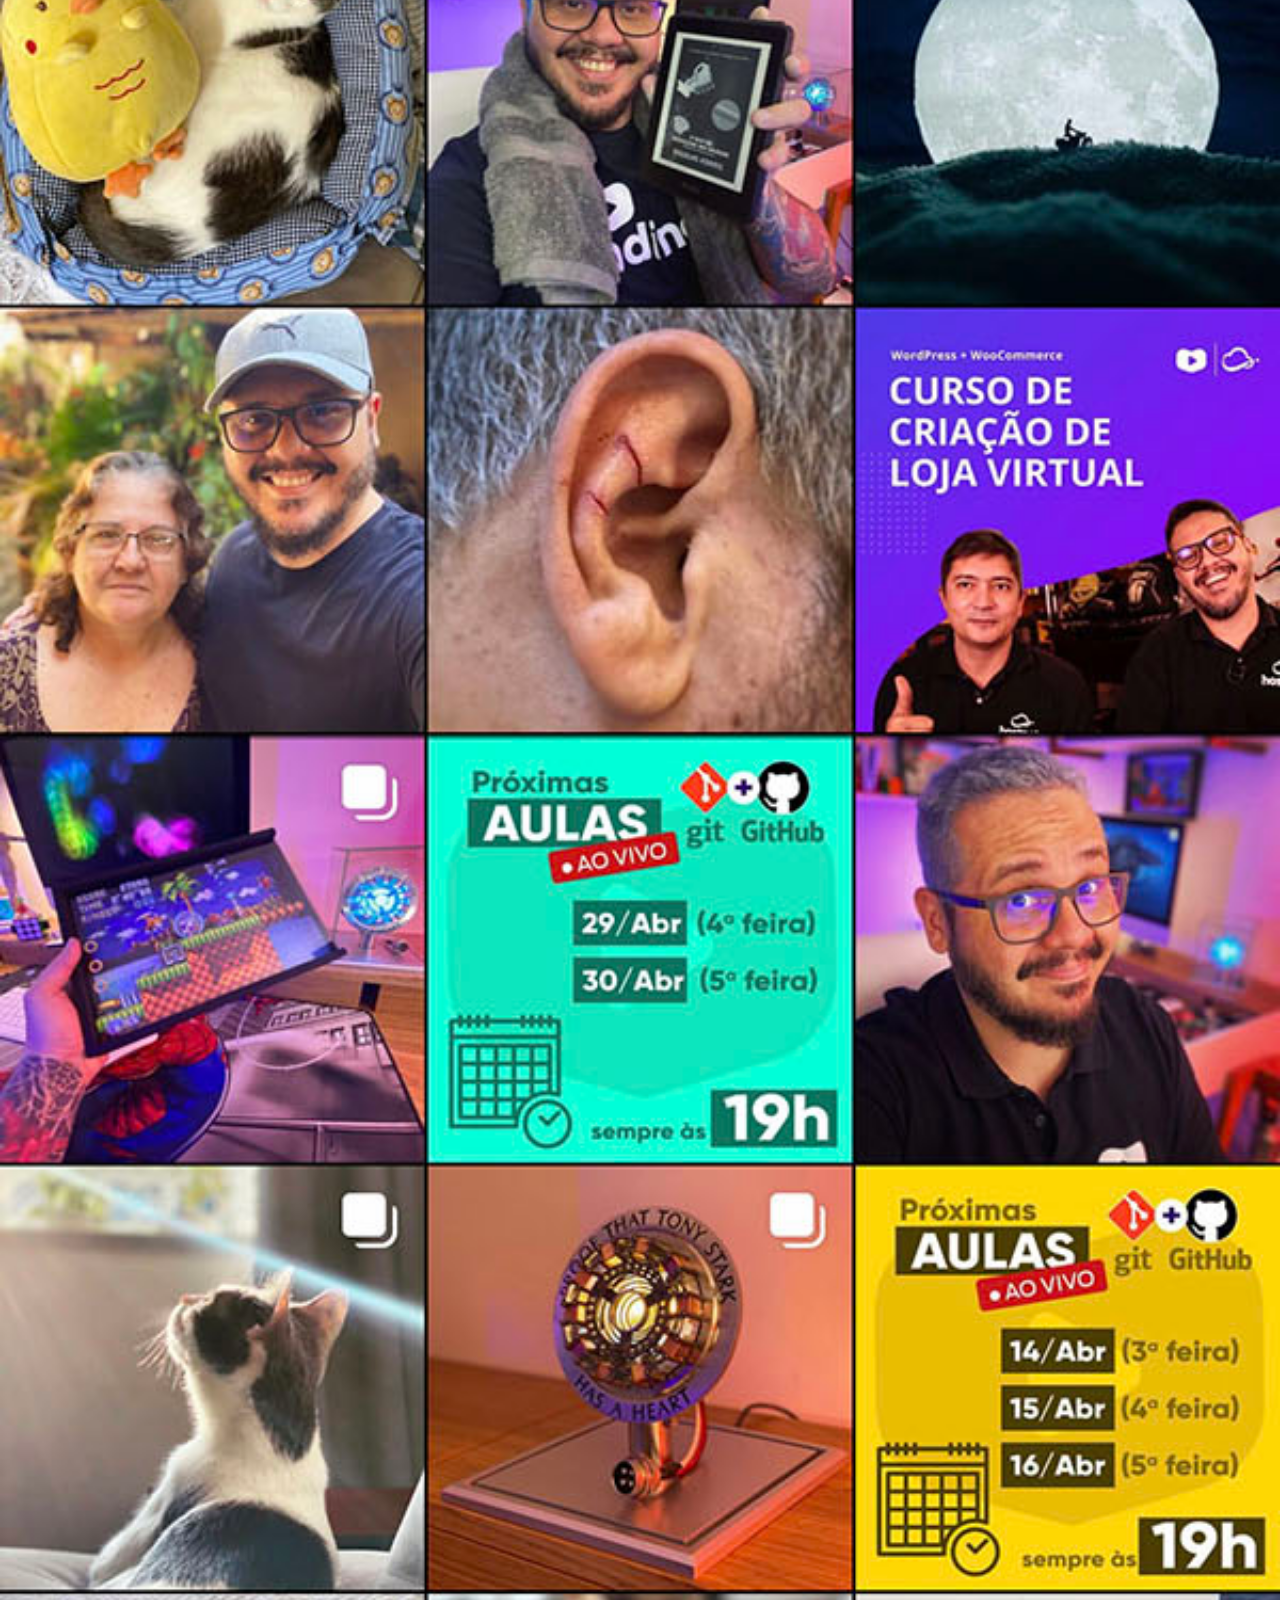
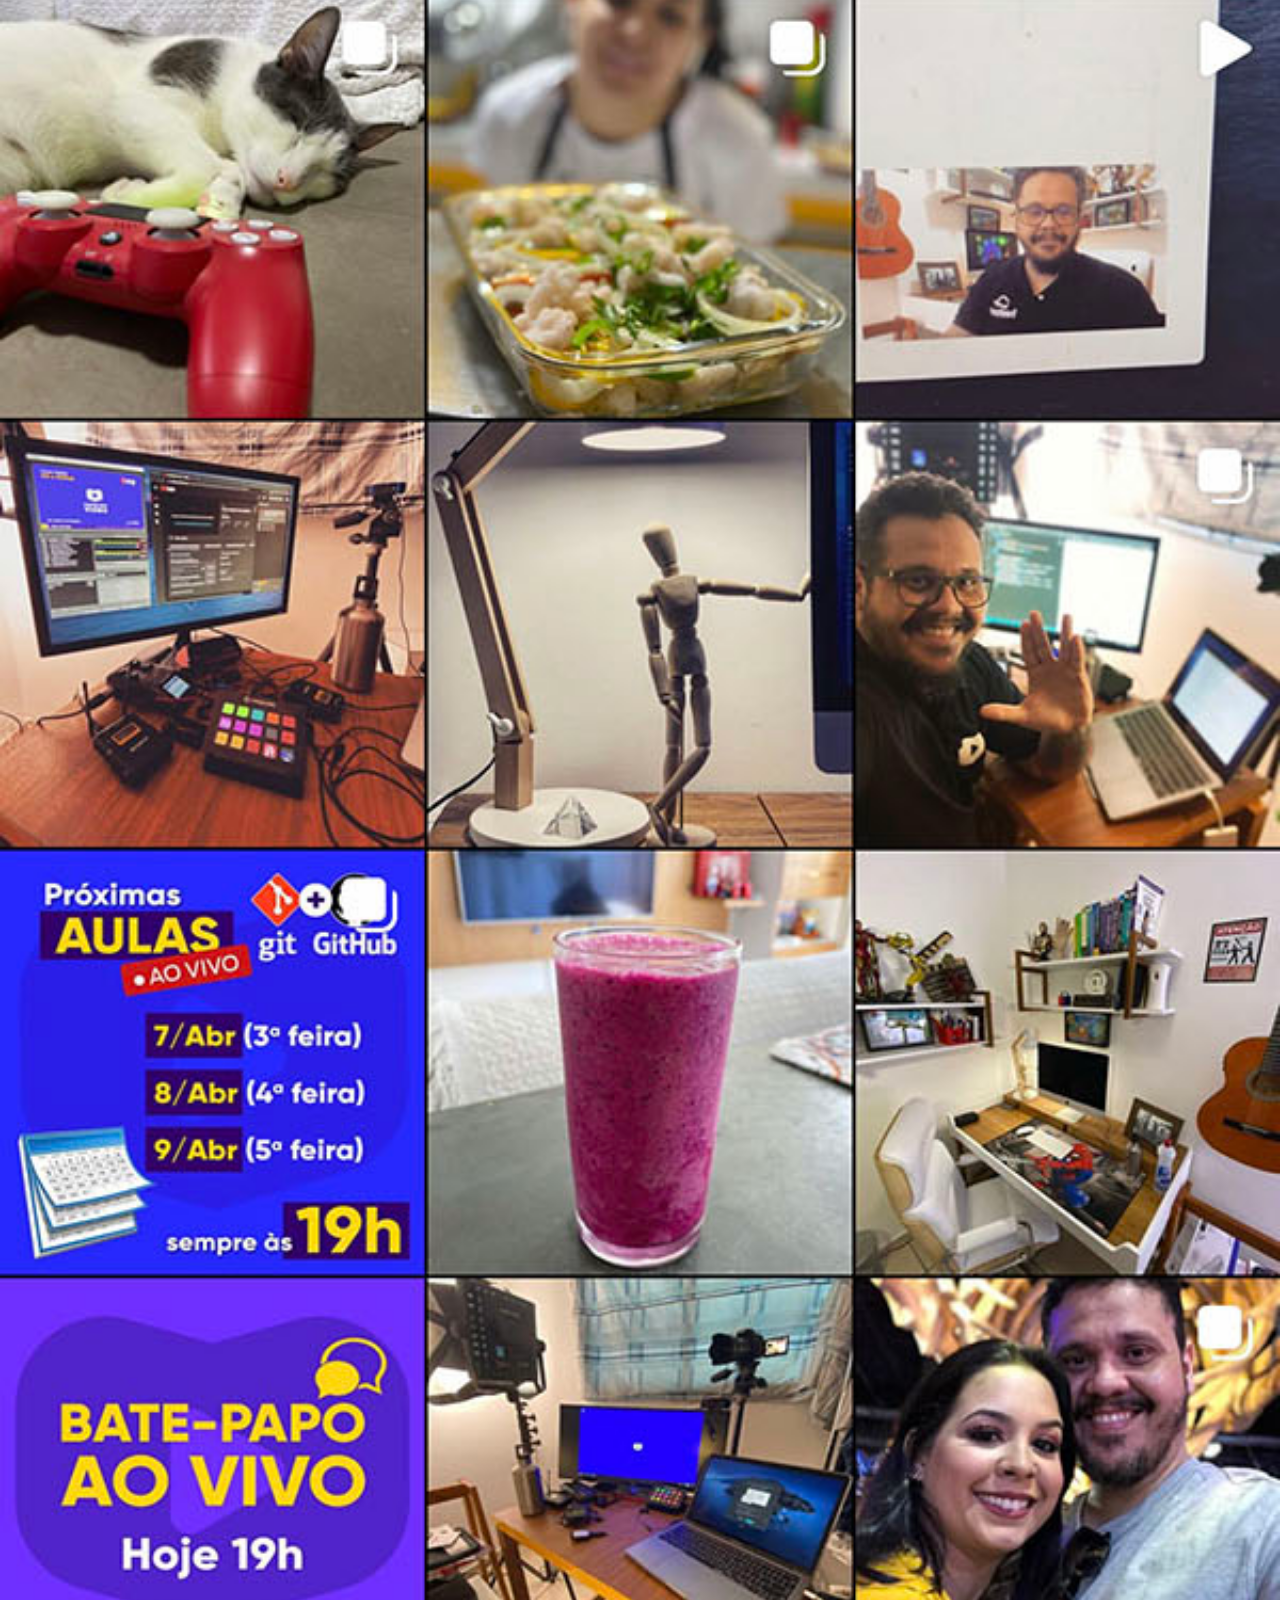
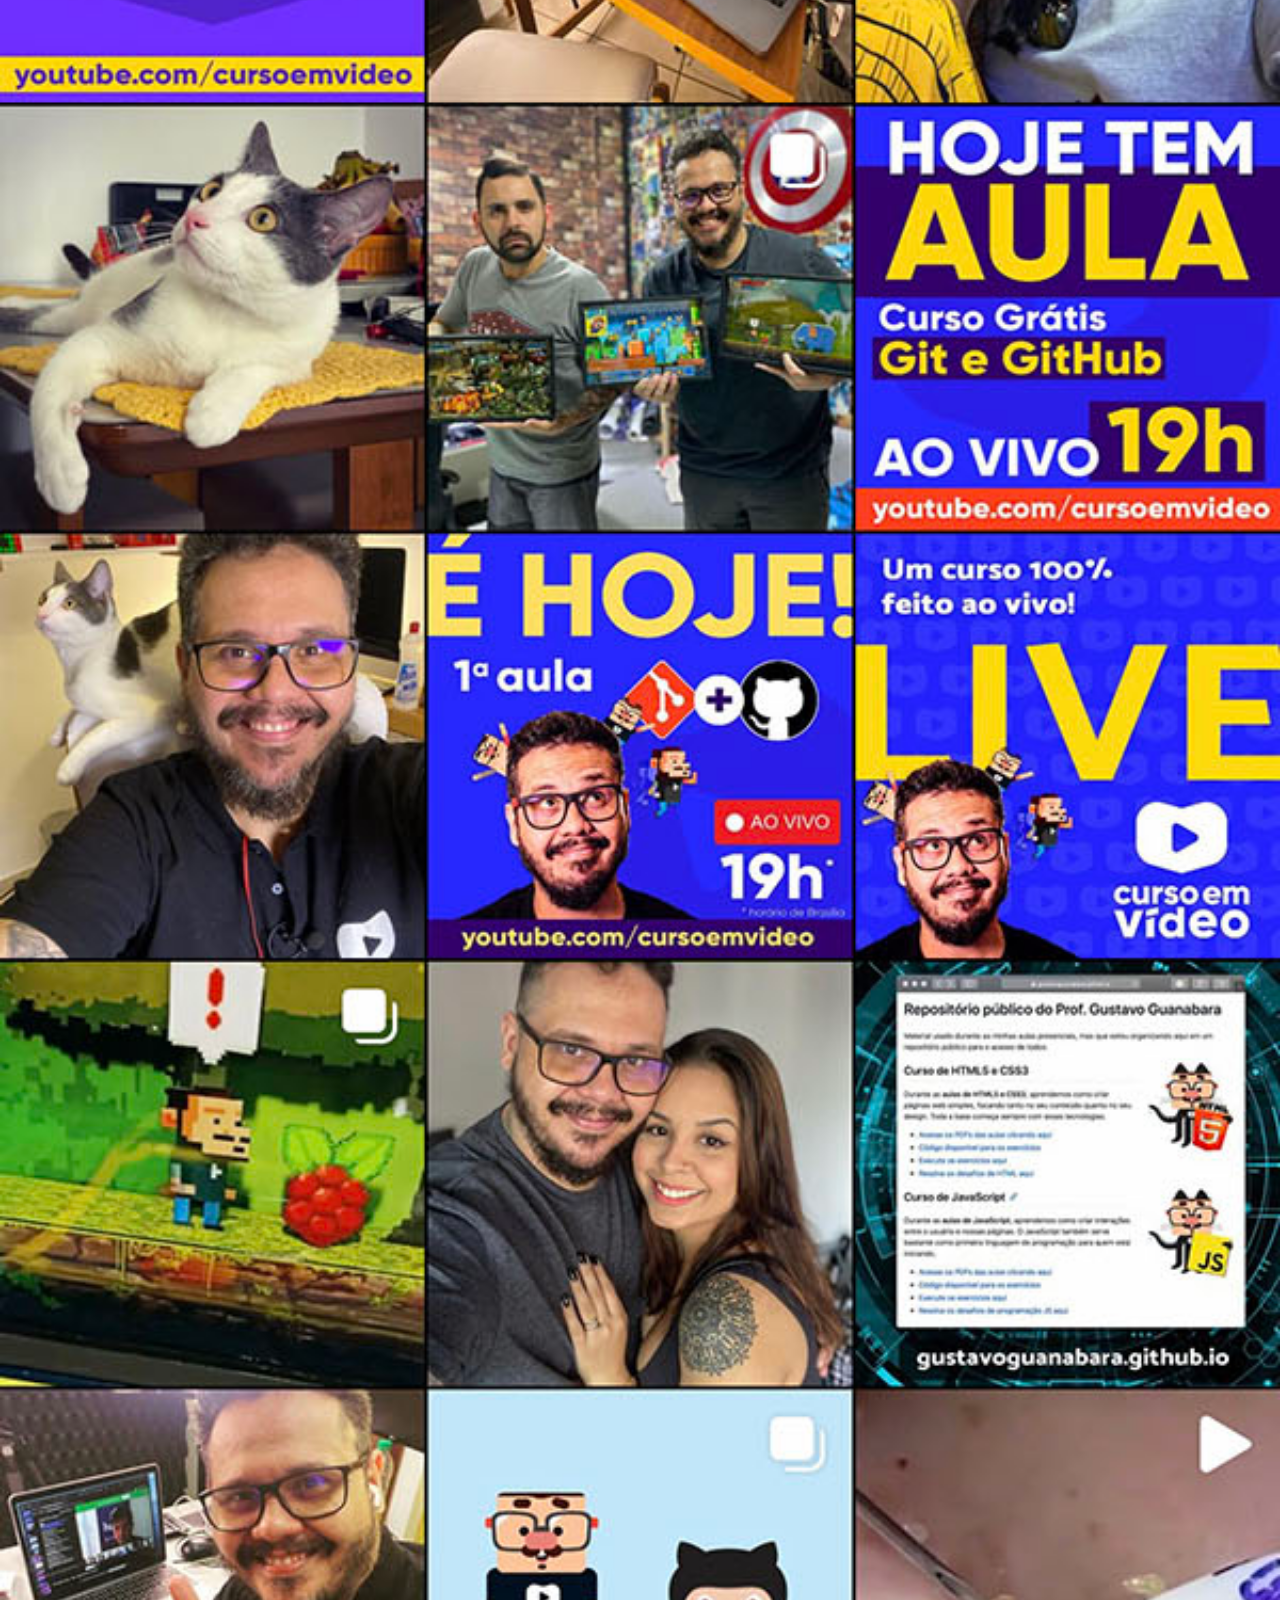
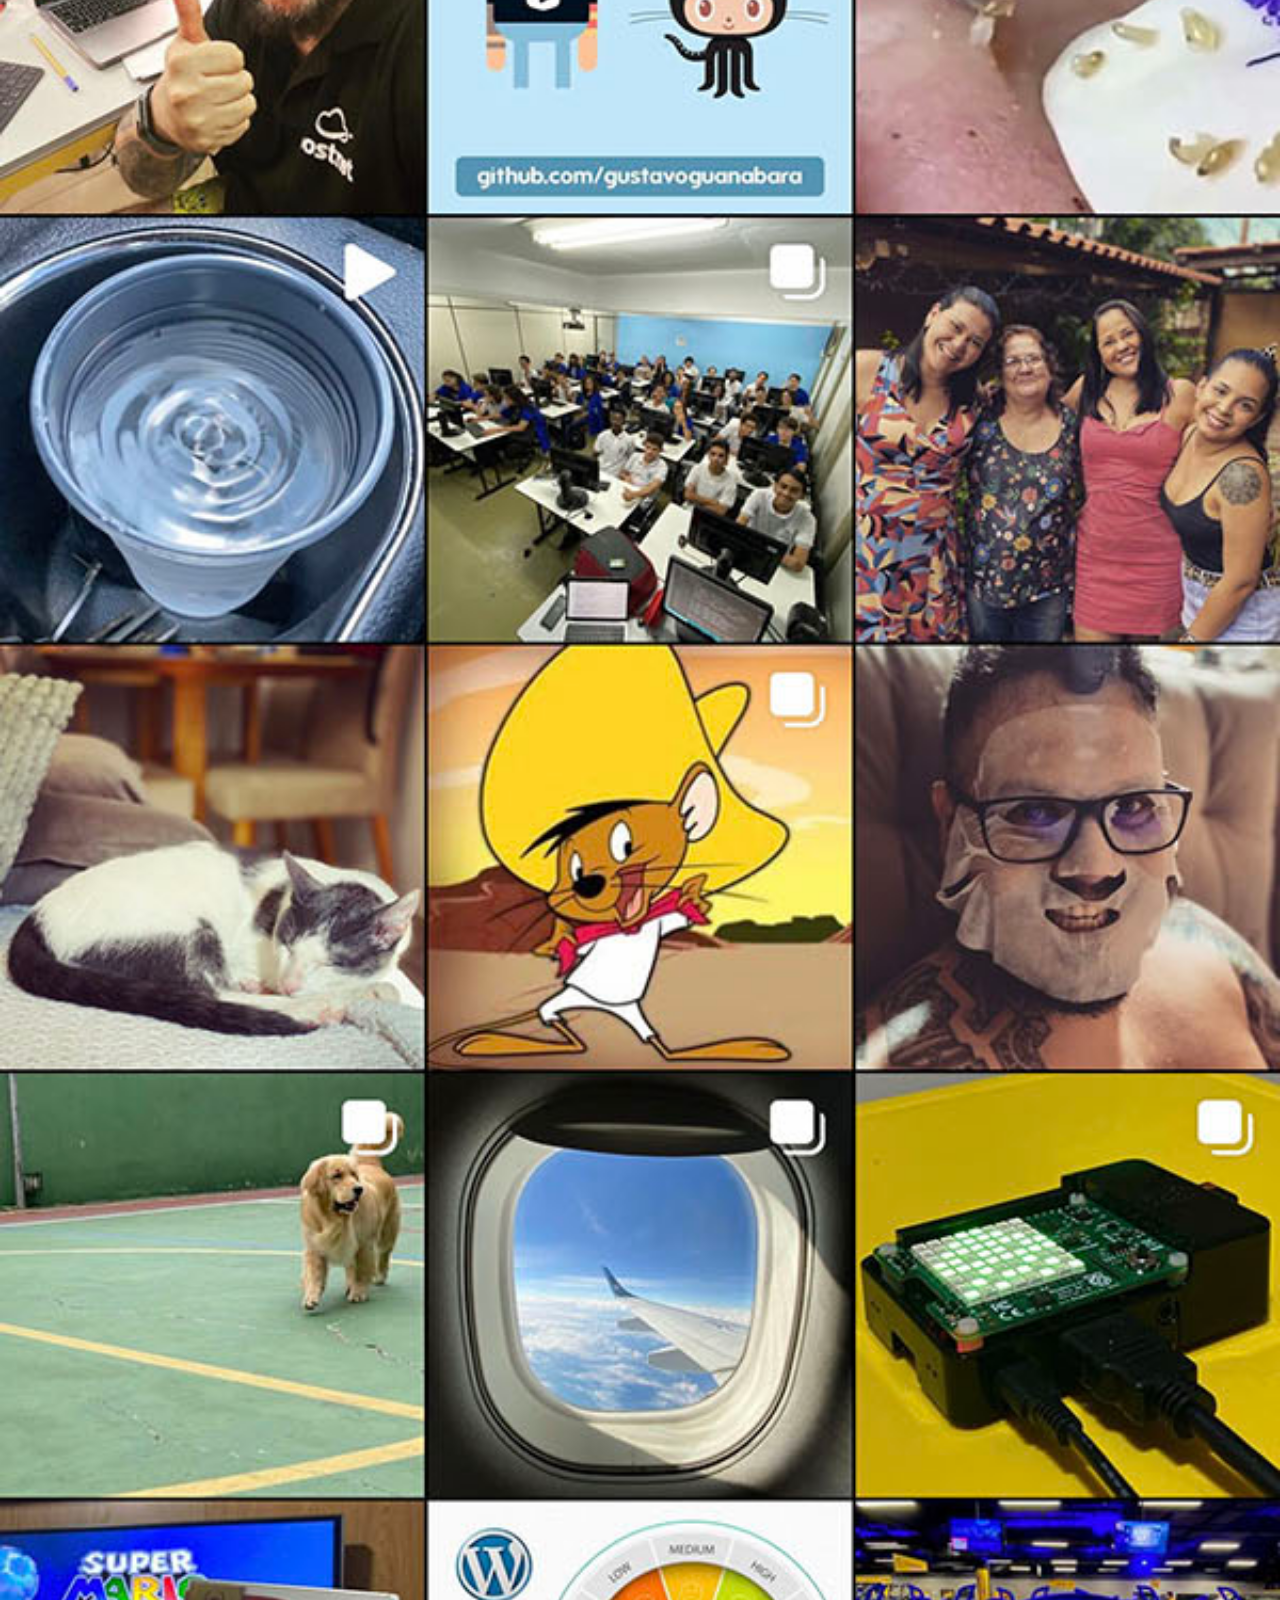
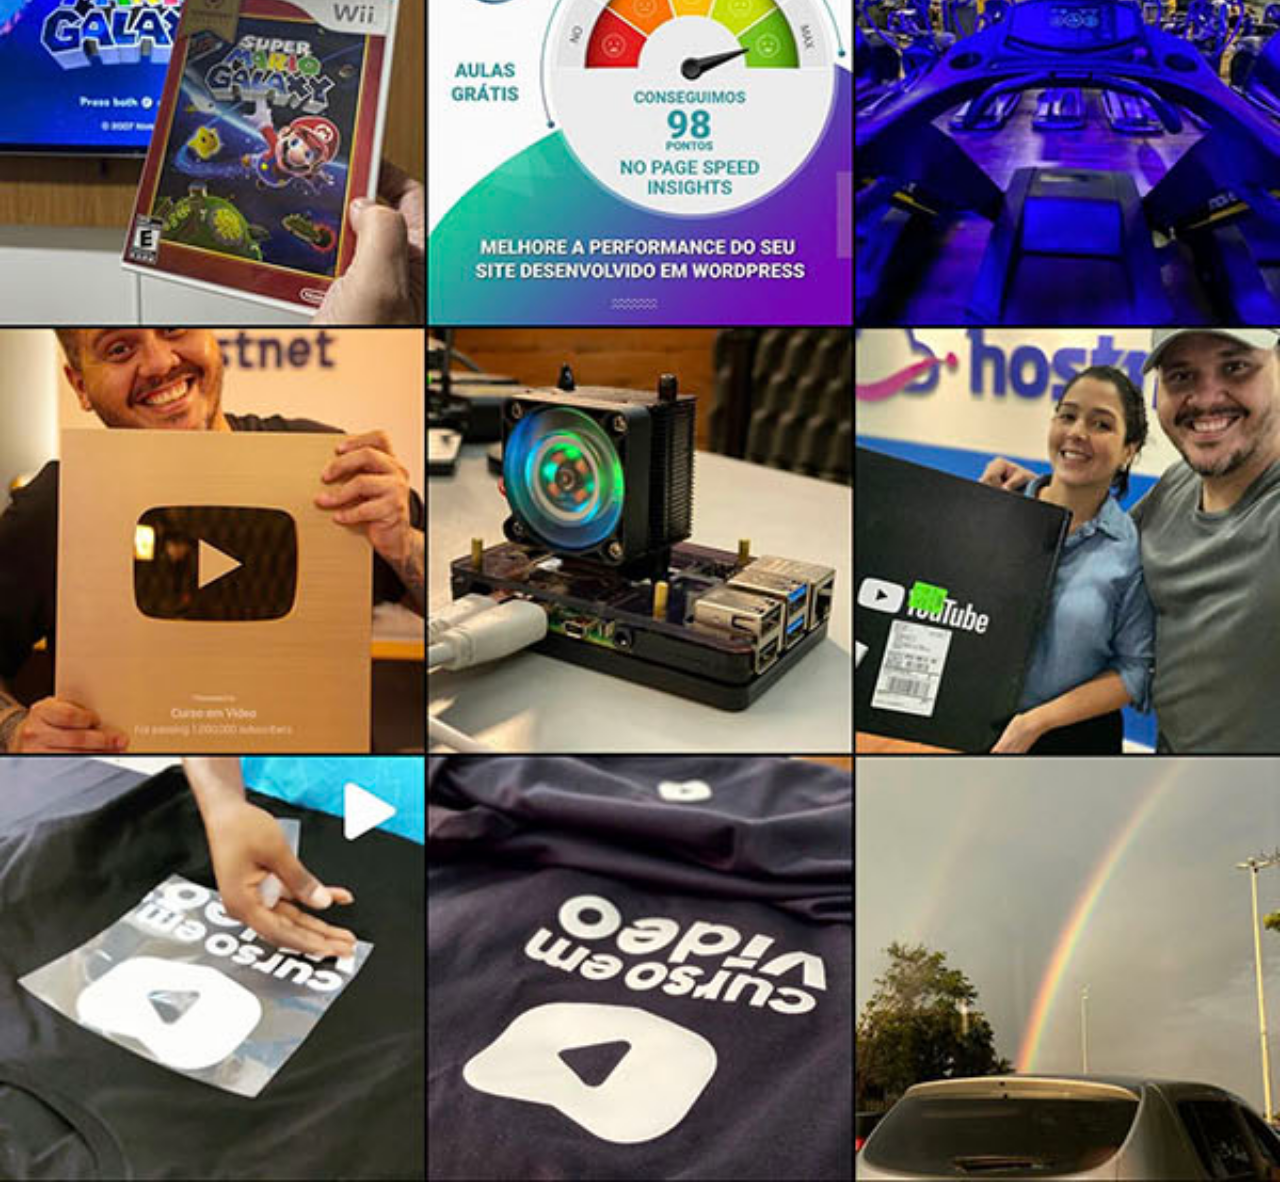
<file: paginas/instagram.html>
<!DOCTYPE html>
<html lang="en">
<head>
    <meta charset="UTF-8">
    <meta http-equiv="X-UA-Compatible" content="IE=edge">
    <meta name="viewport" content="width=device-width, initial-scale=1.0">
    <title>Document</title>
    <link rel="stylesheet" href="../estilos/tela-estilos.css">
</head>
<body>
    <img src="../imagens/tela-instagram.jpg" alt="">
    
</body>
</html>
</file>
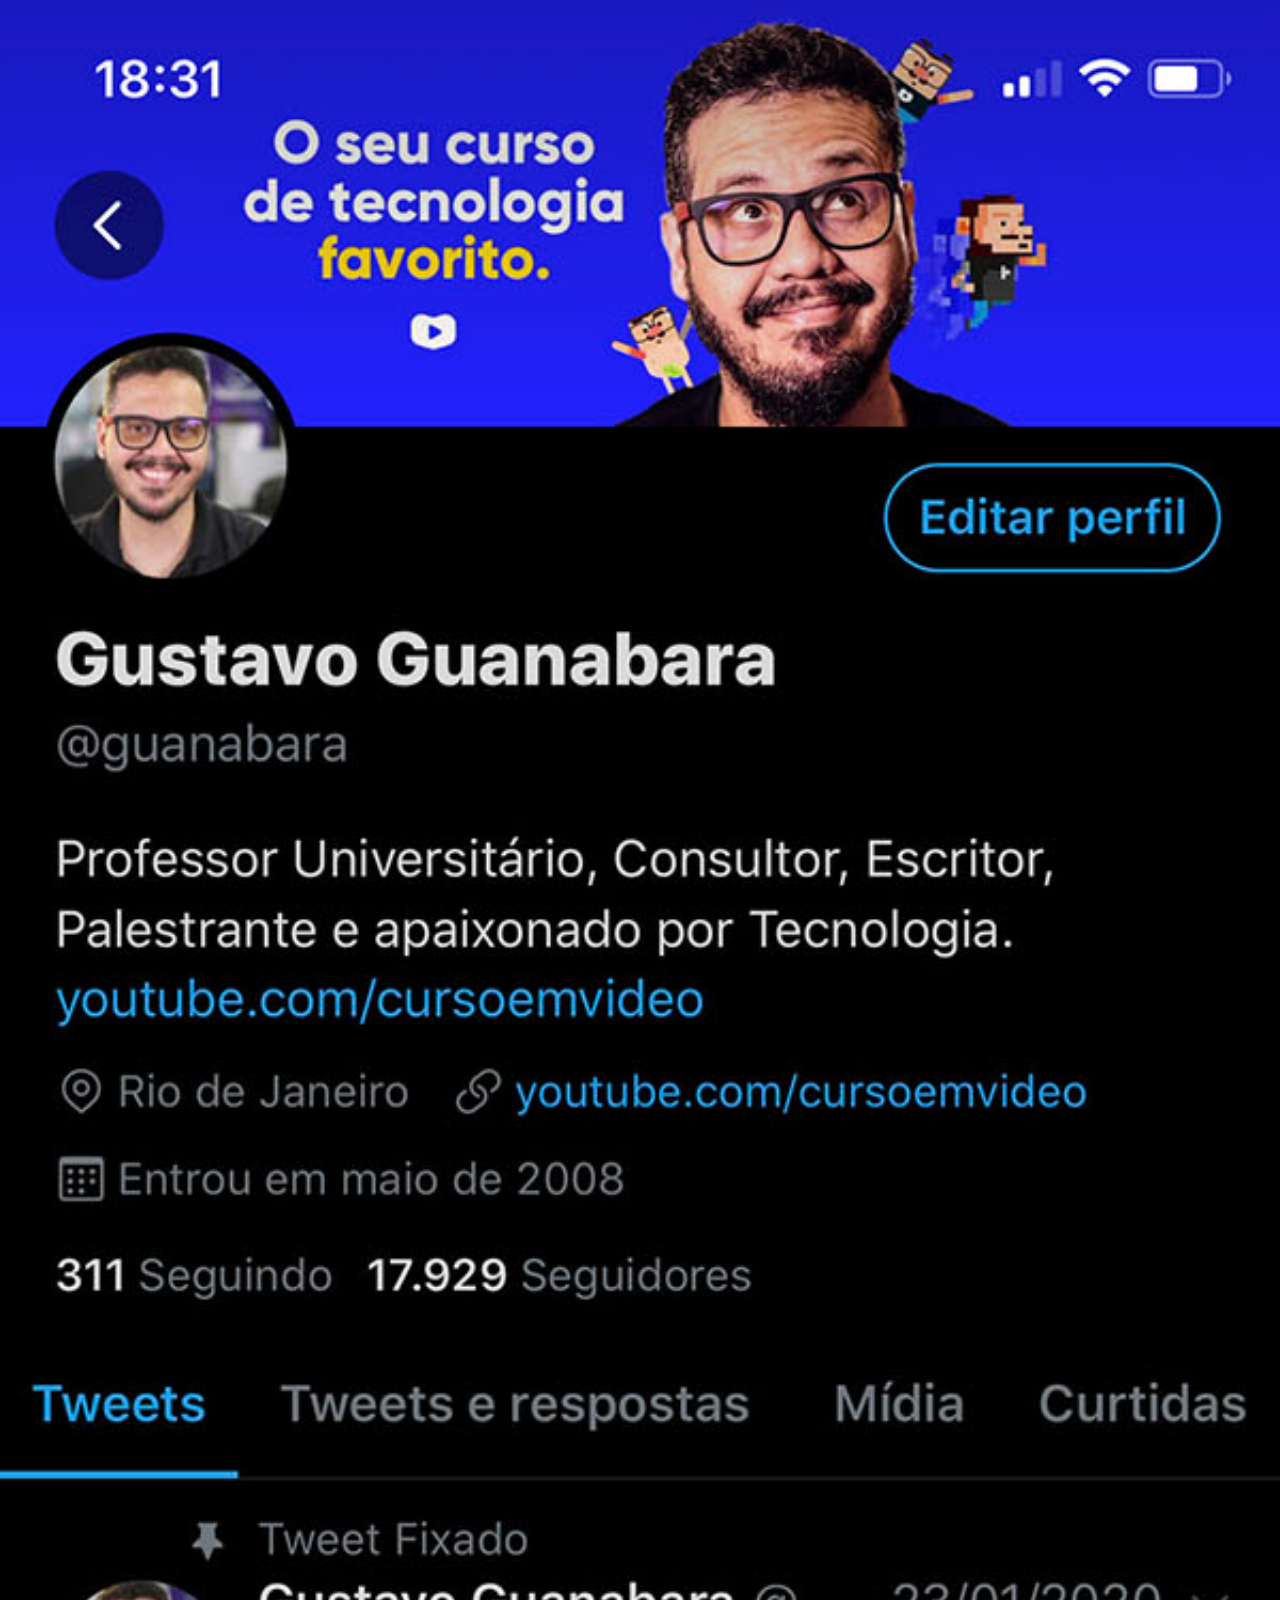
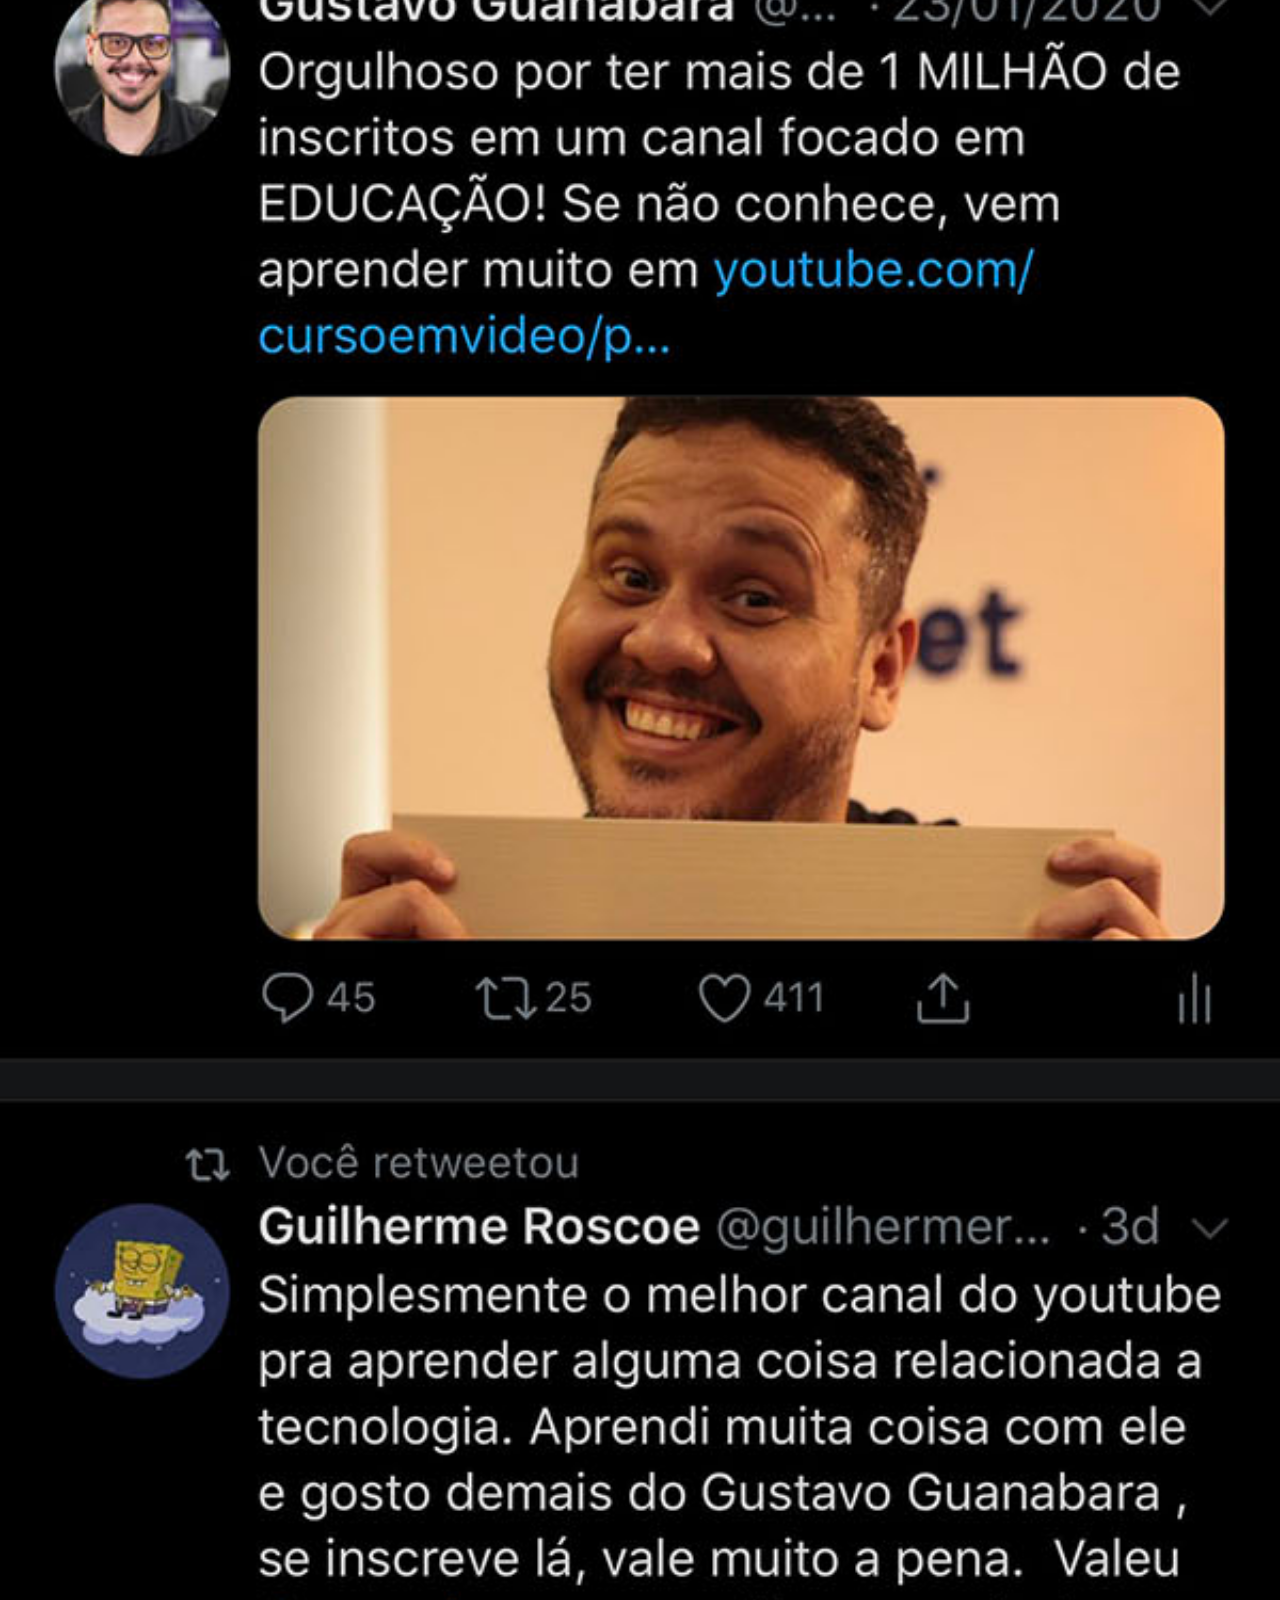
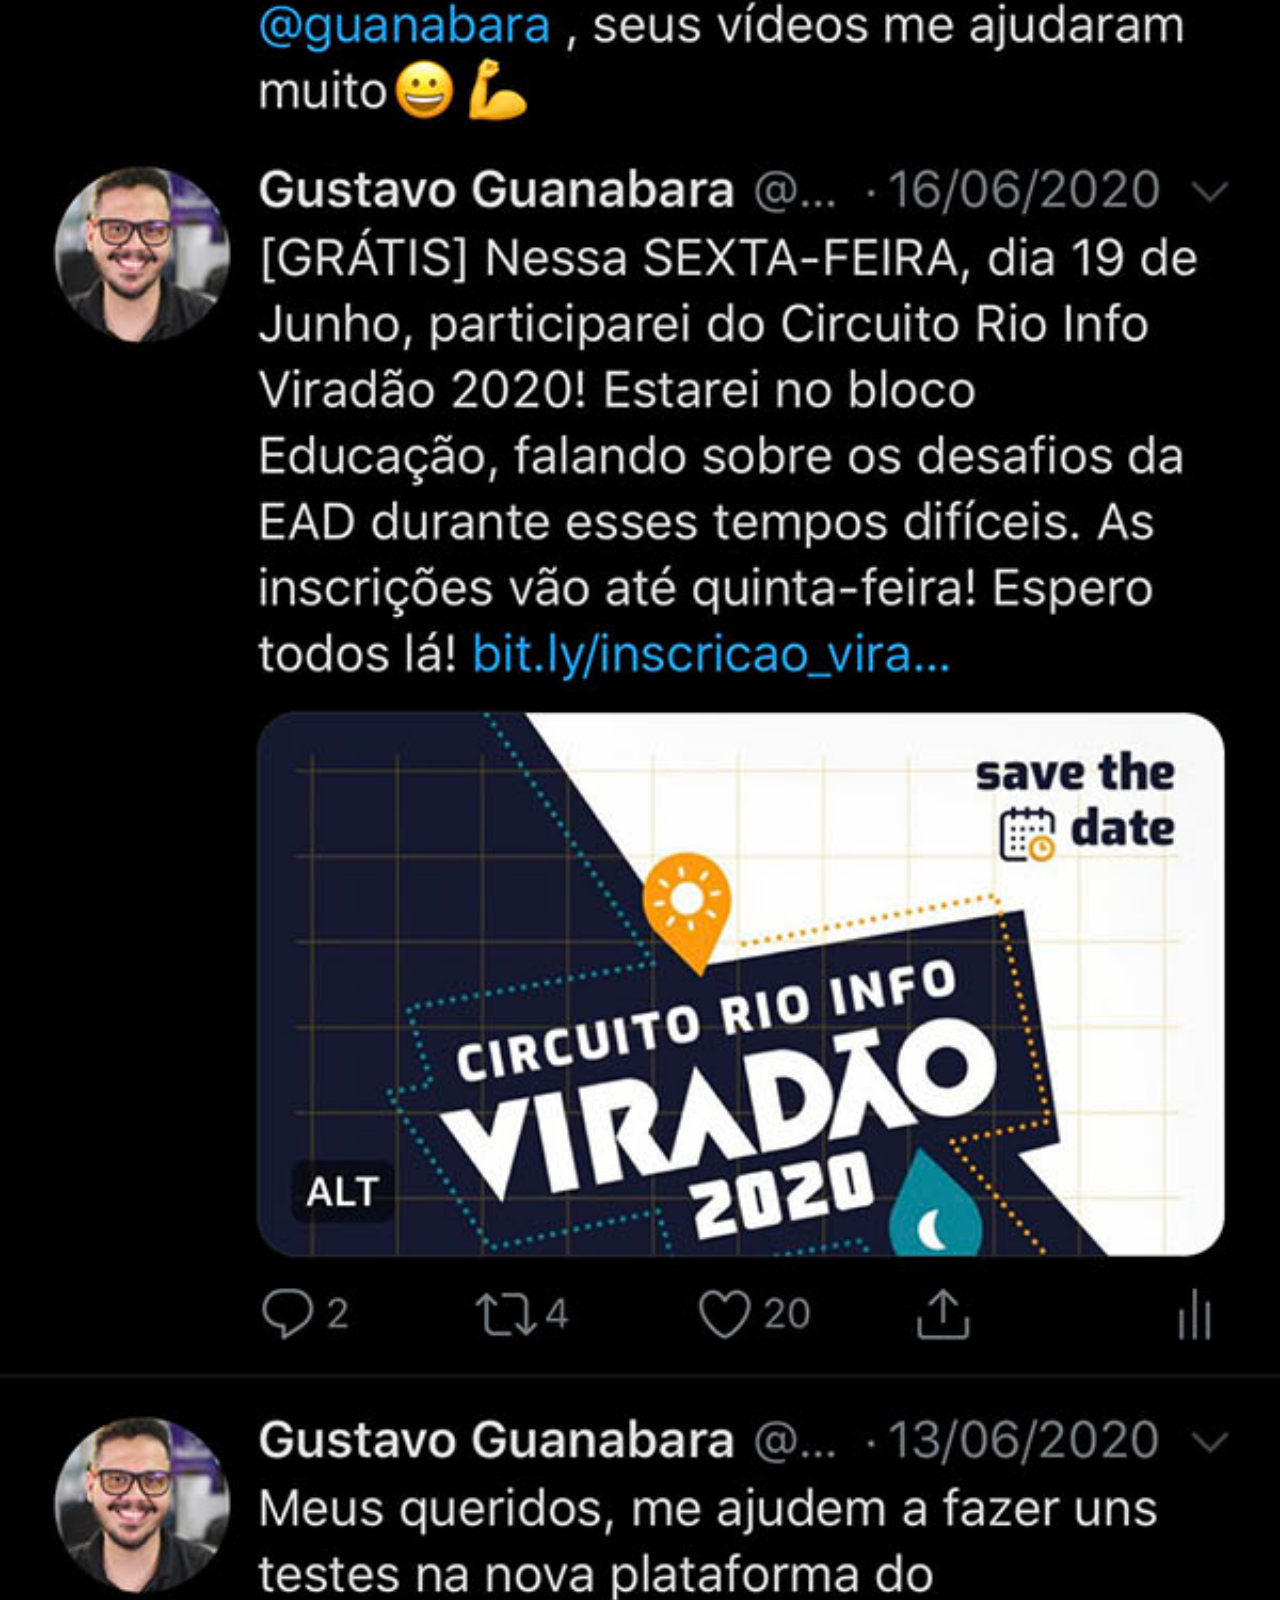
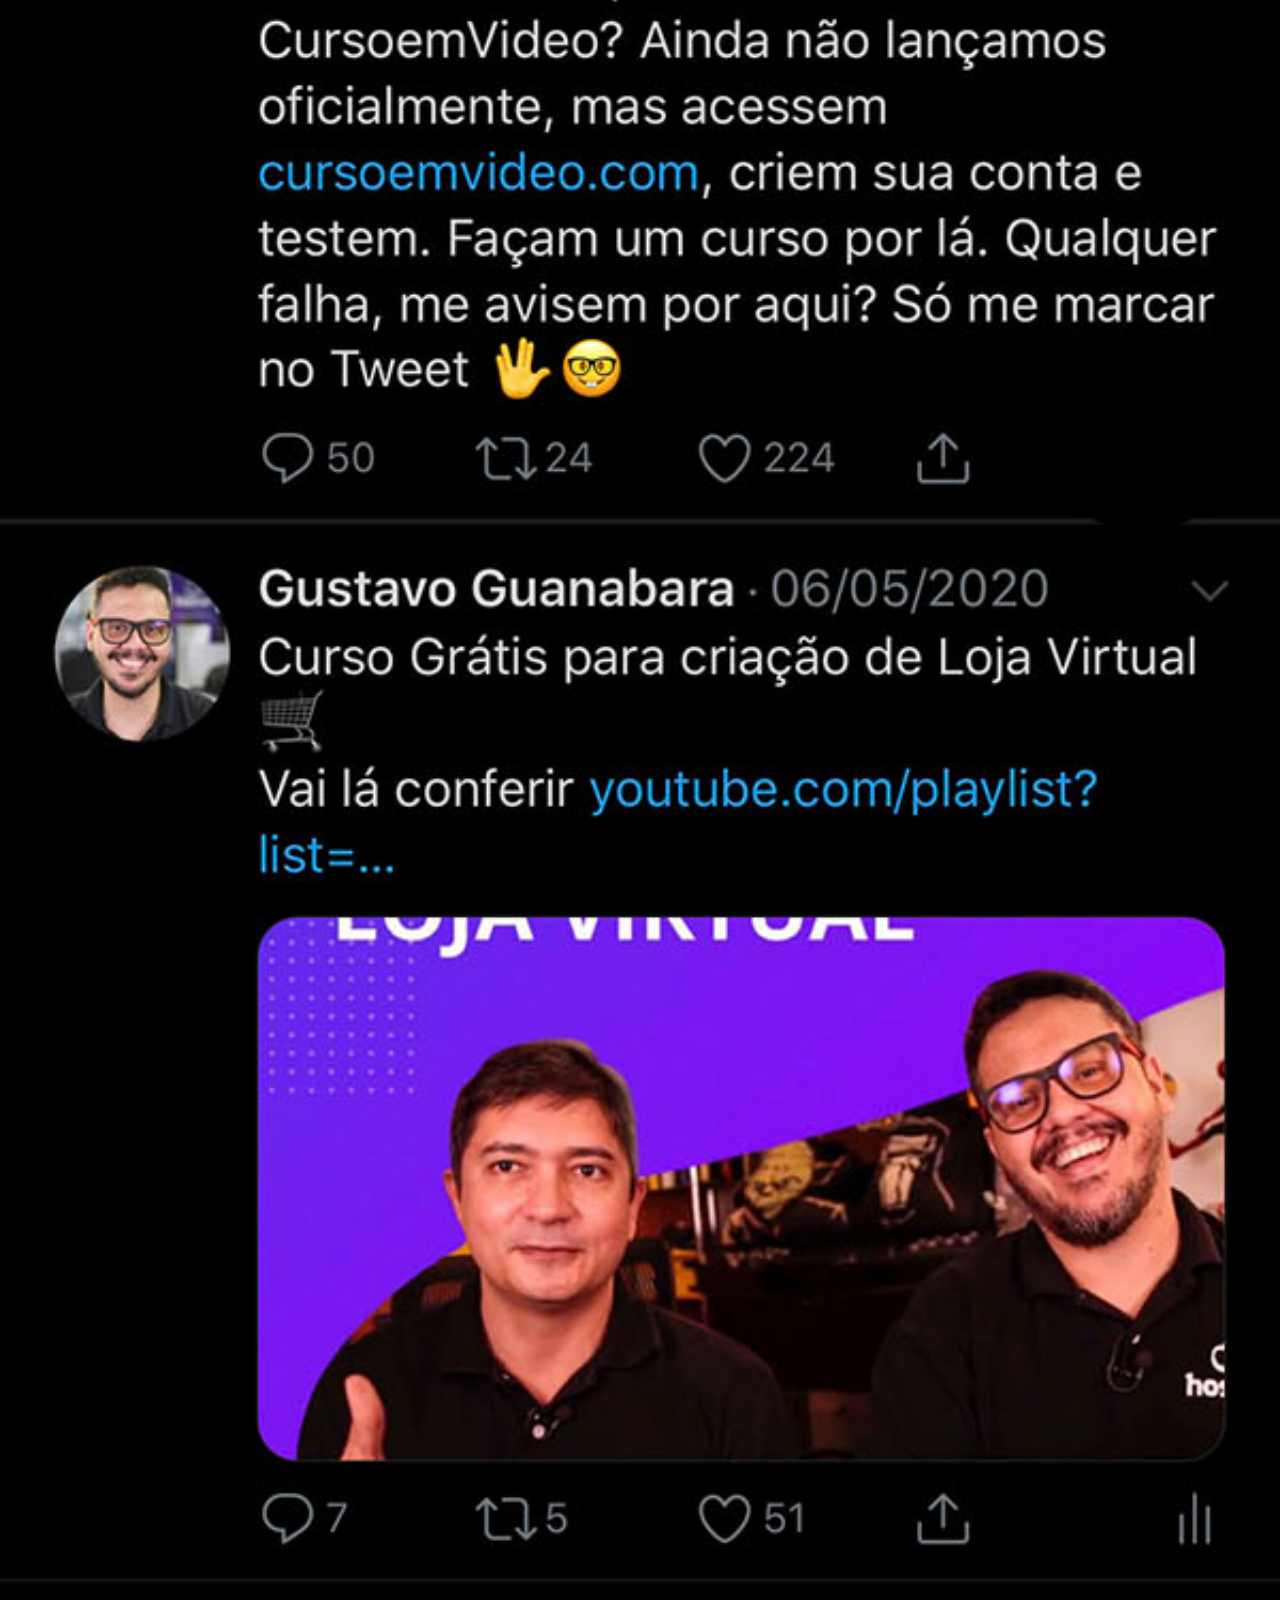
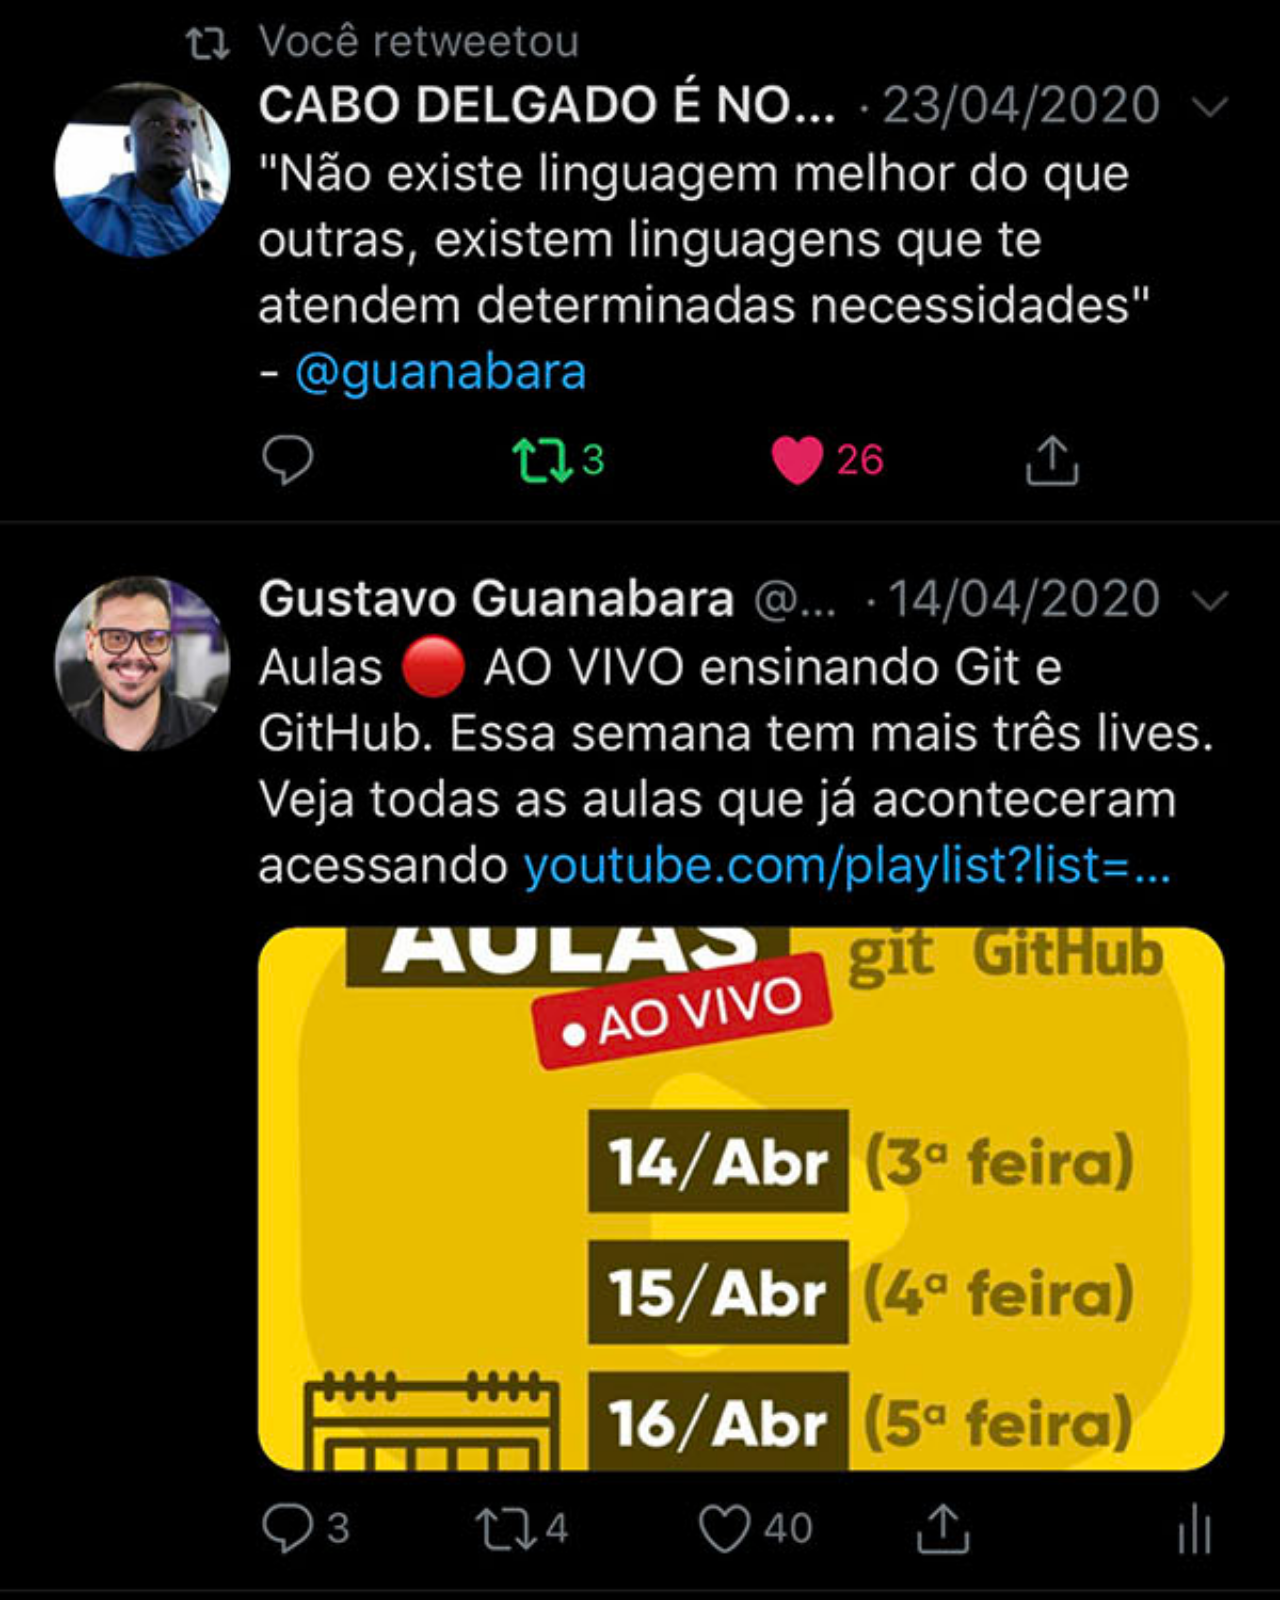
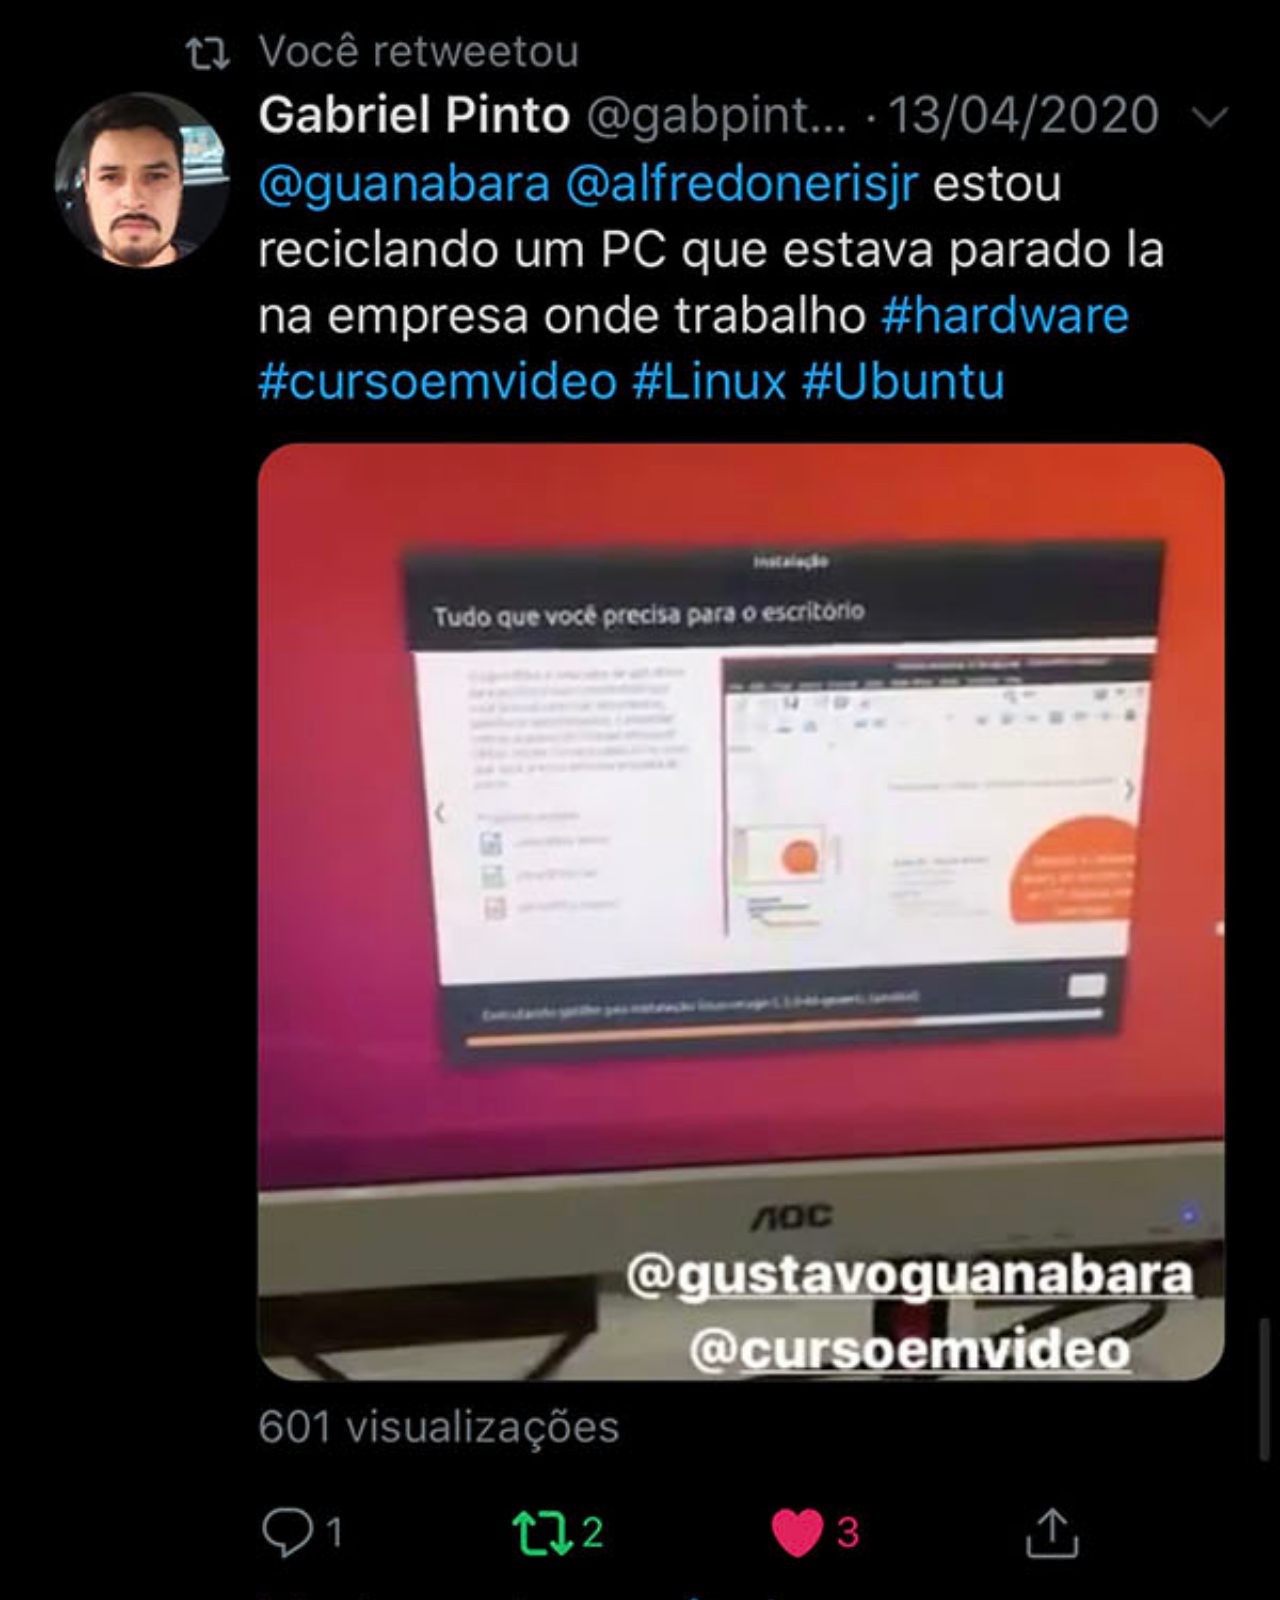
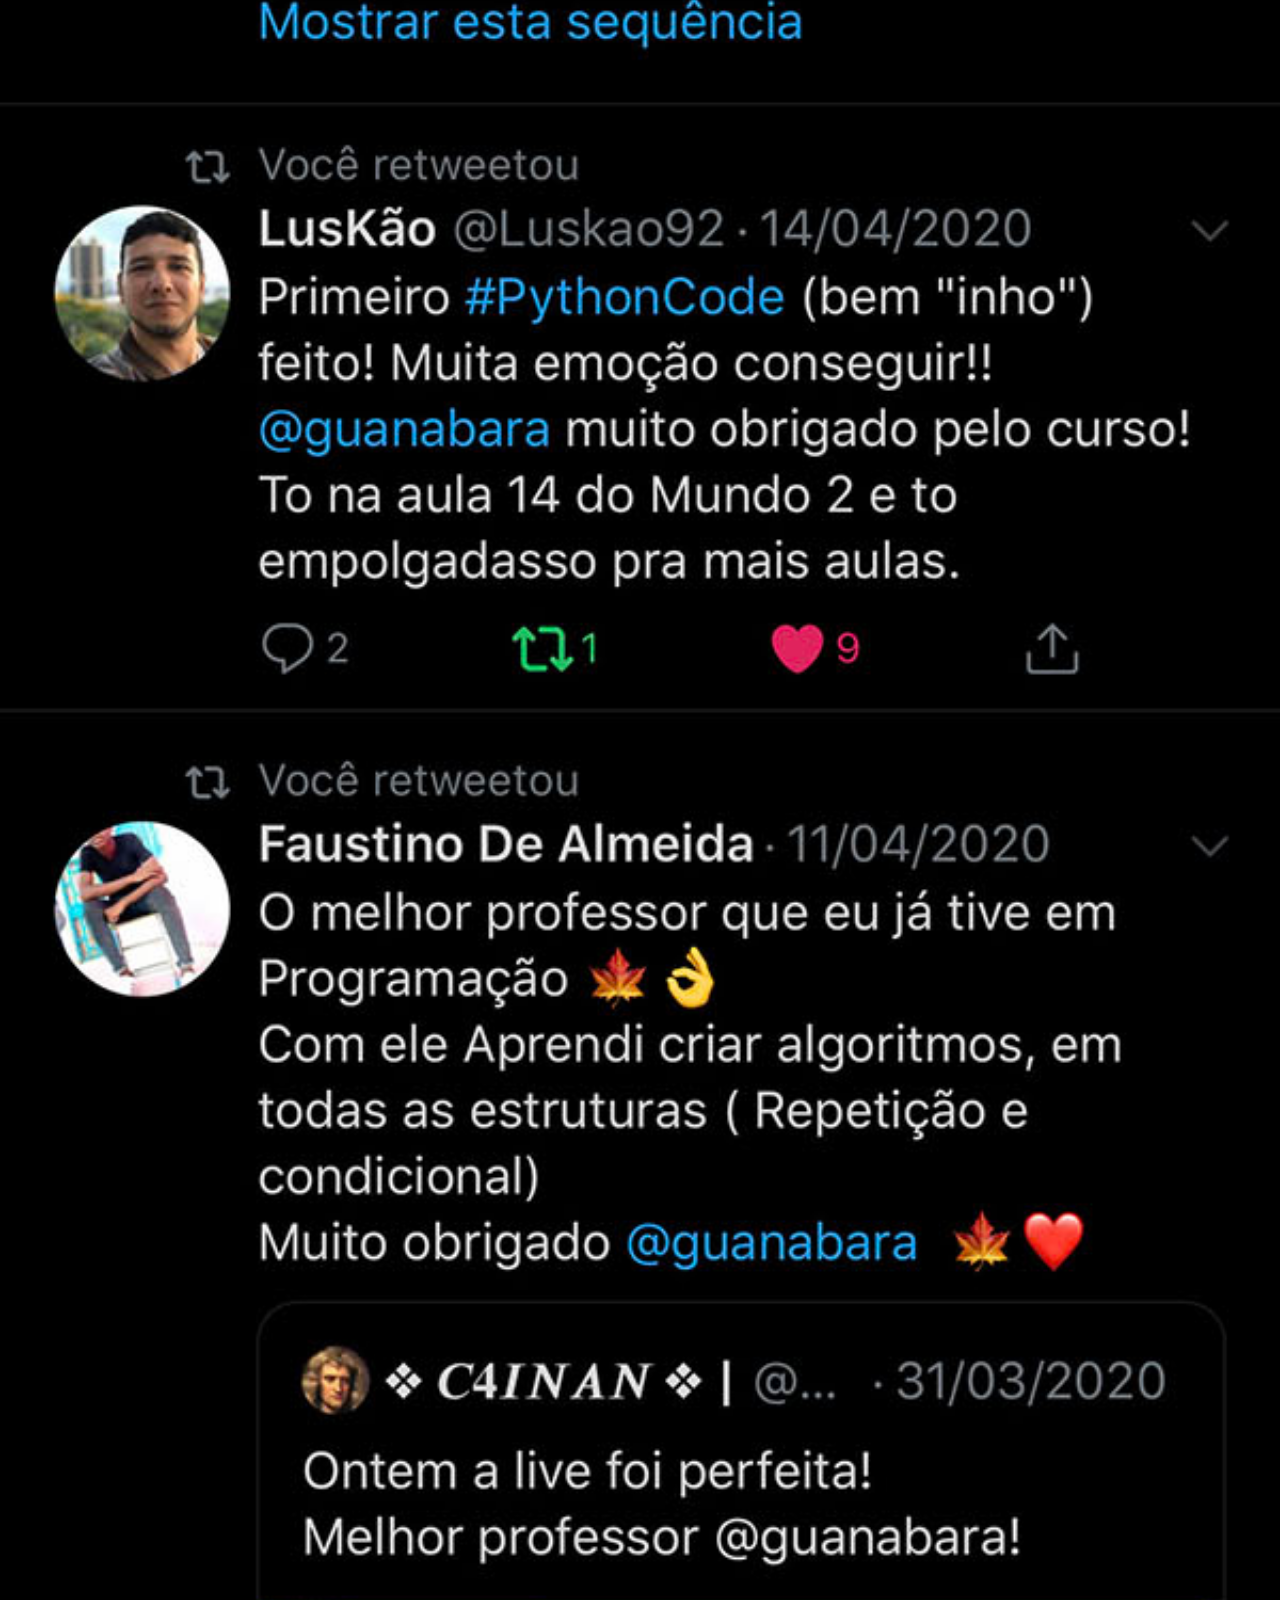
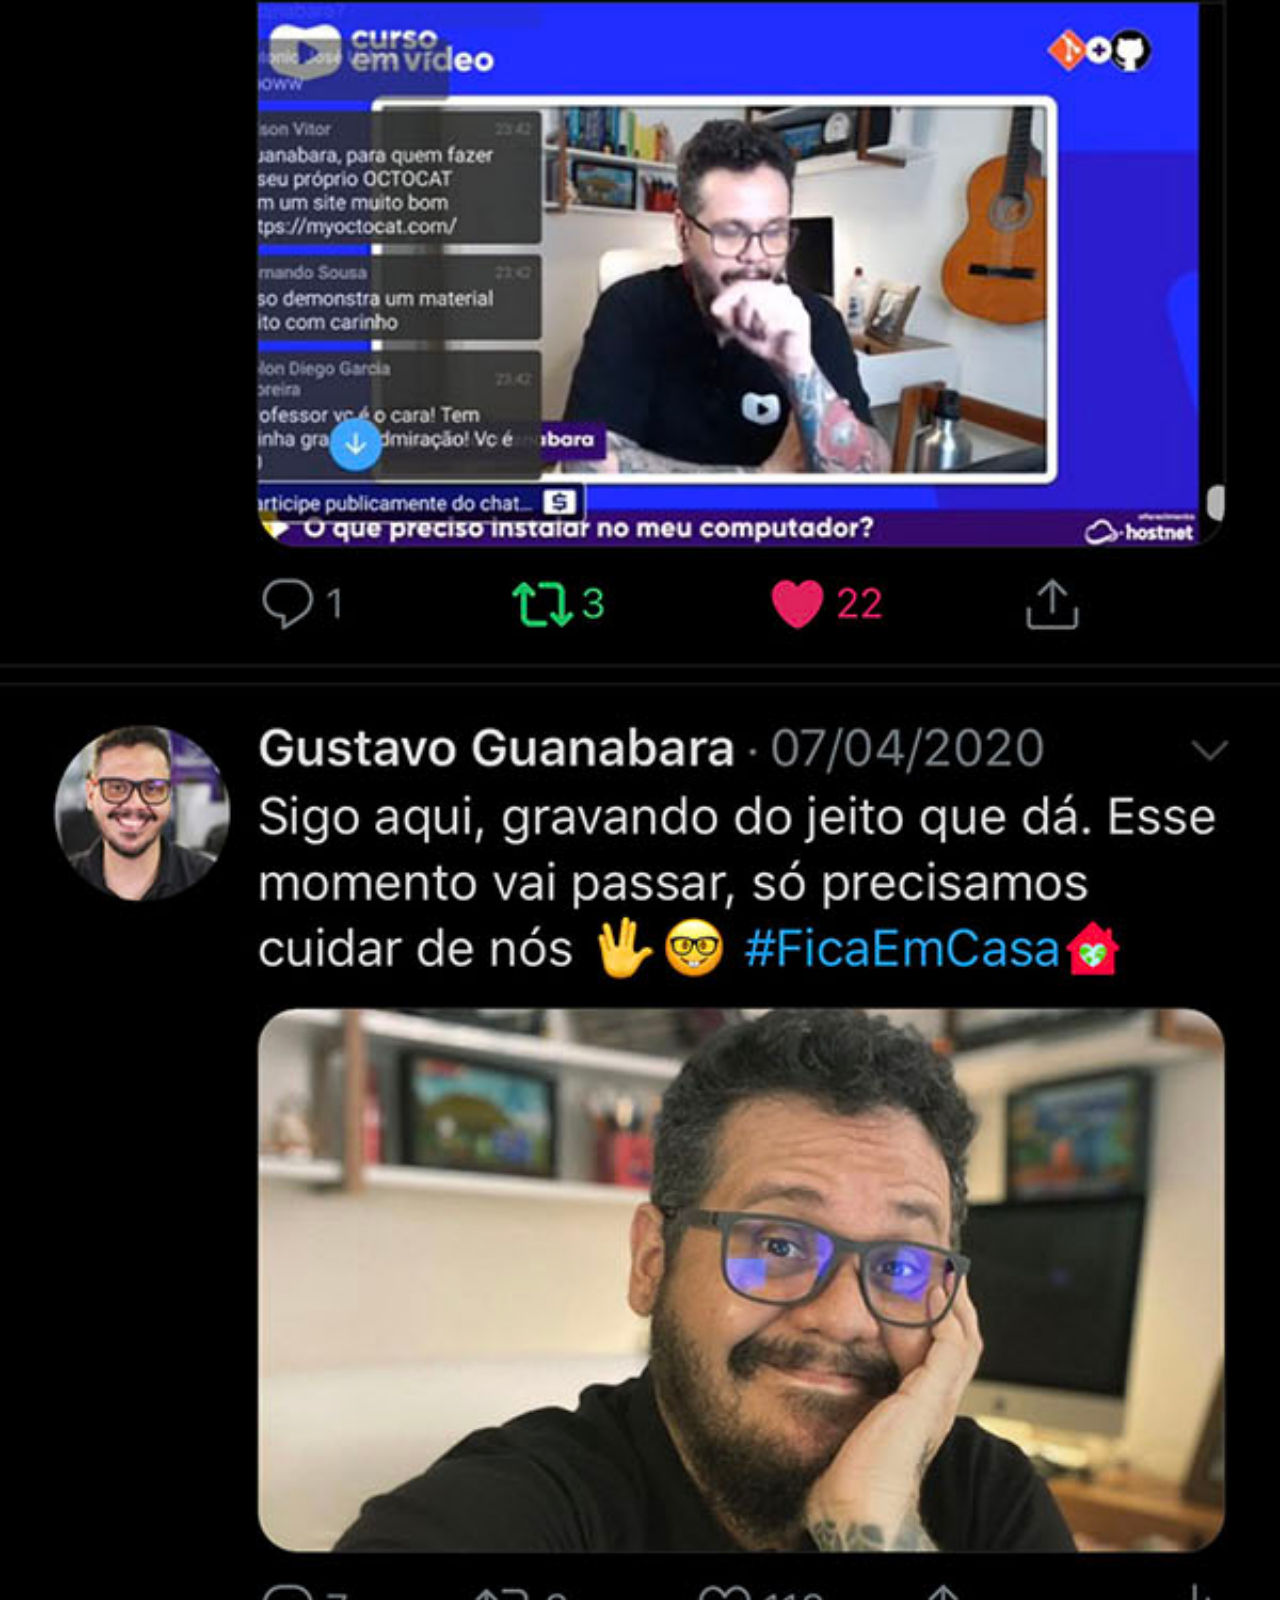
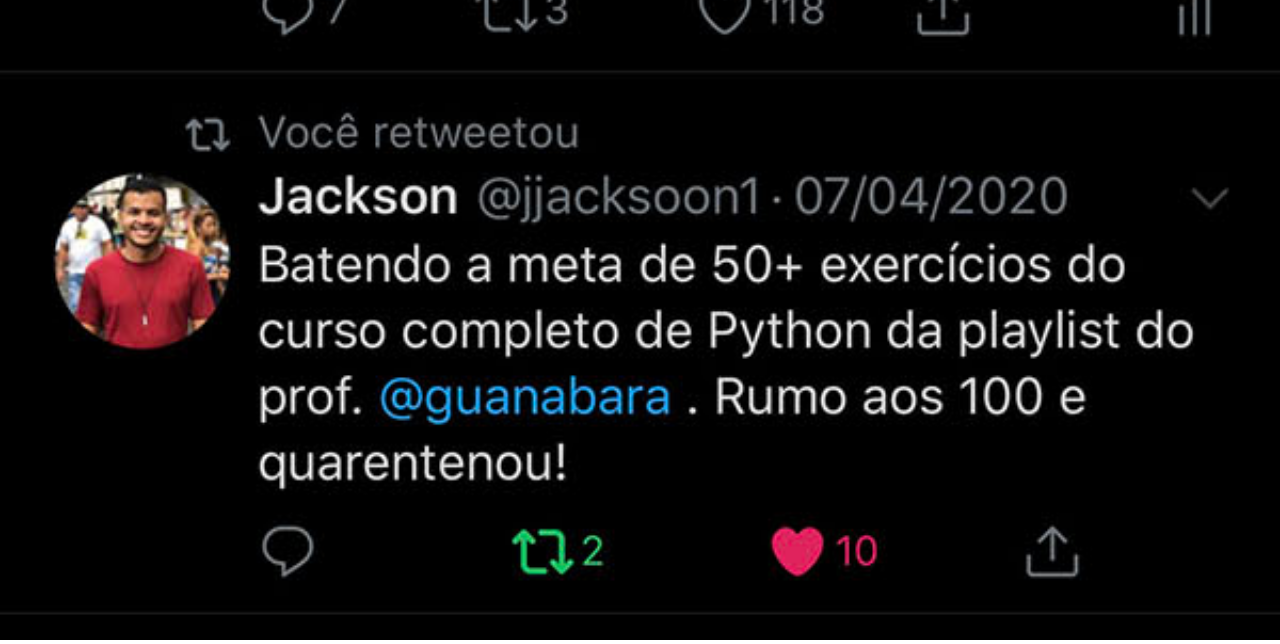
<file: paginas/twiter.html>
<!DOCTYPE html>
<html lang="en">
<head>
    <meta charset="UTF-8">
    <meta http-equiv="X-UA-Compatible" content="IE=edge">
    <meta name="viewport" content="width=device-width, initial-scale=1.0">
    <title>Document</title>
    <link rel="stylesheet" href="../estilos/tela-estilos.css">
</head>
<body>
    <img src="../imagens/tela-twitter.jpg" alt="">
    
</body>
</html>
</file>
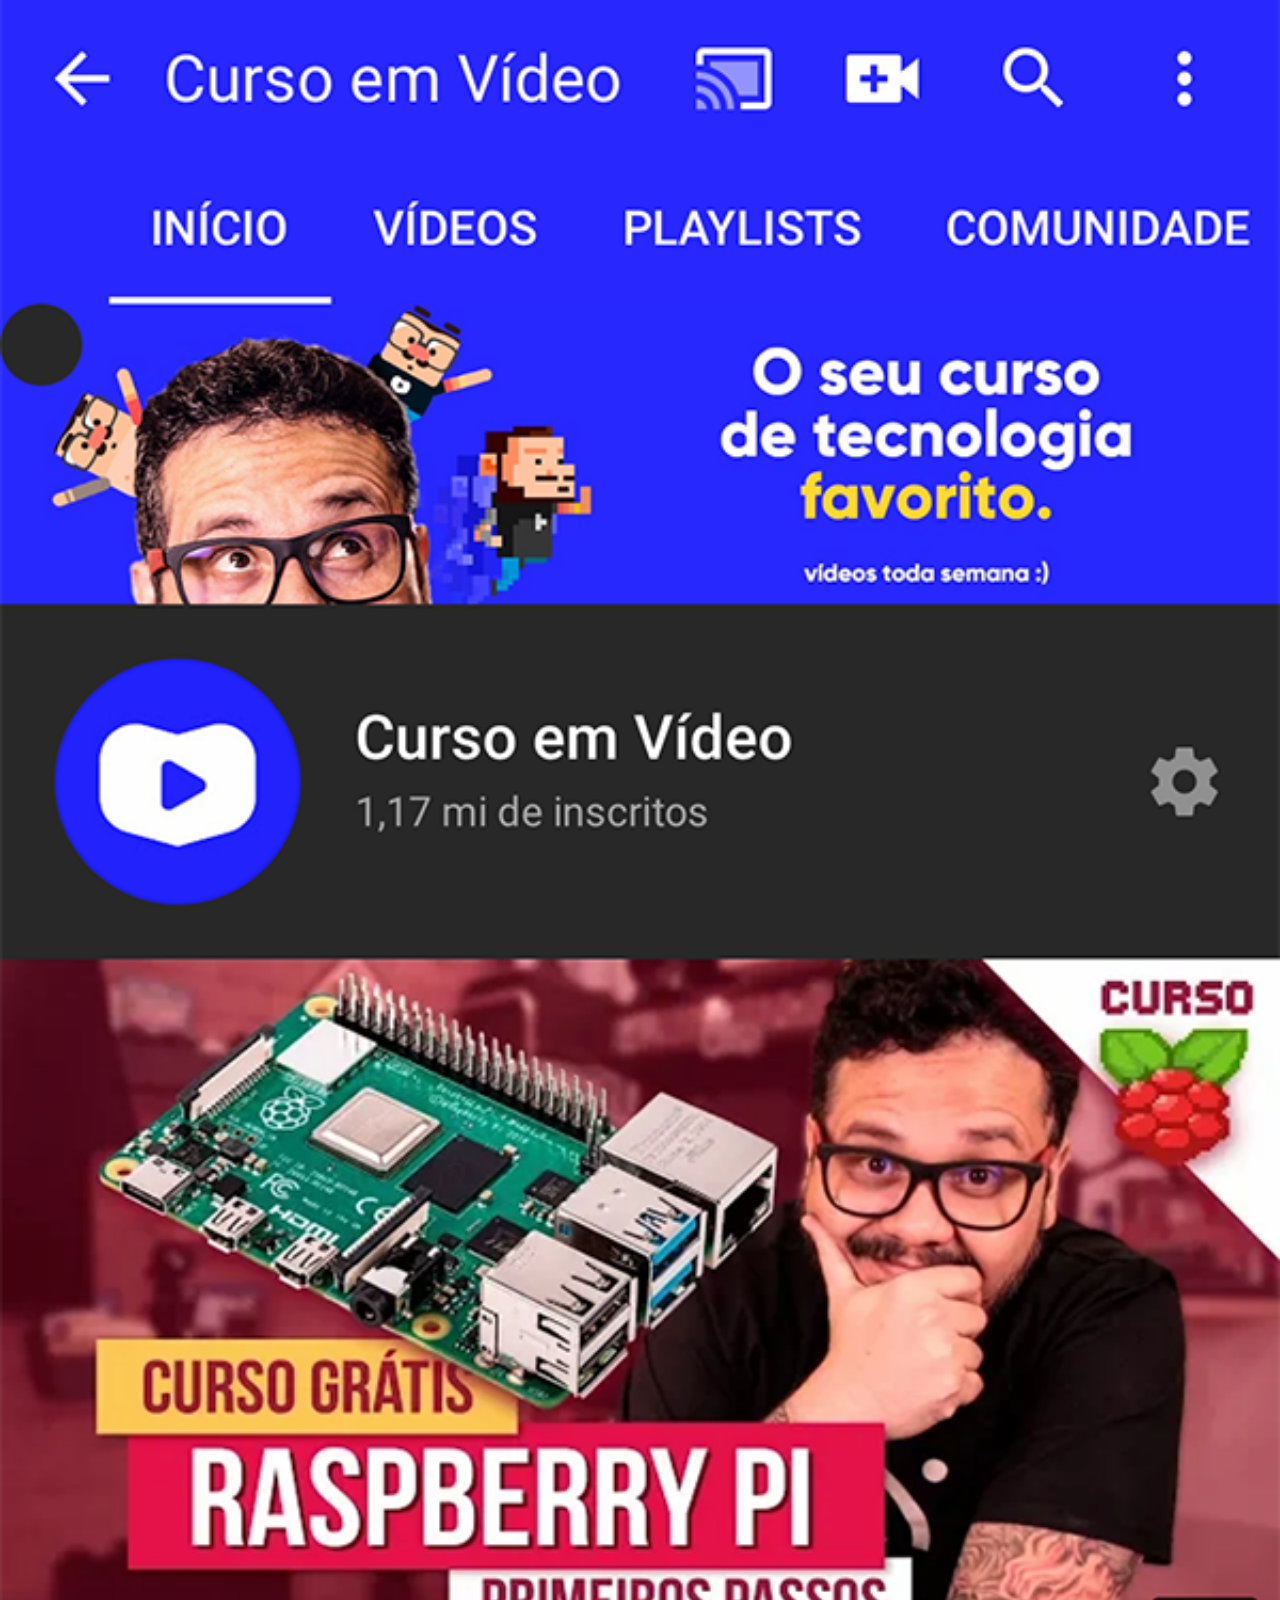
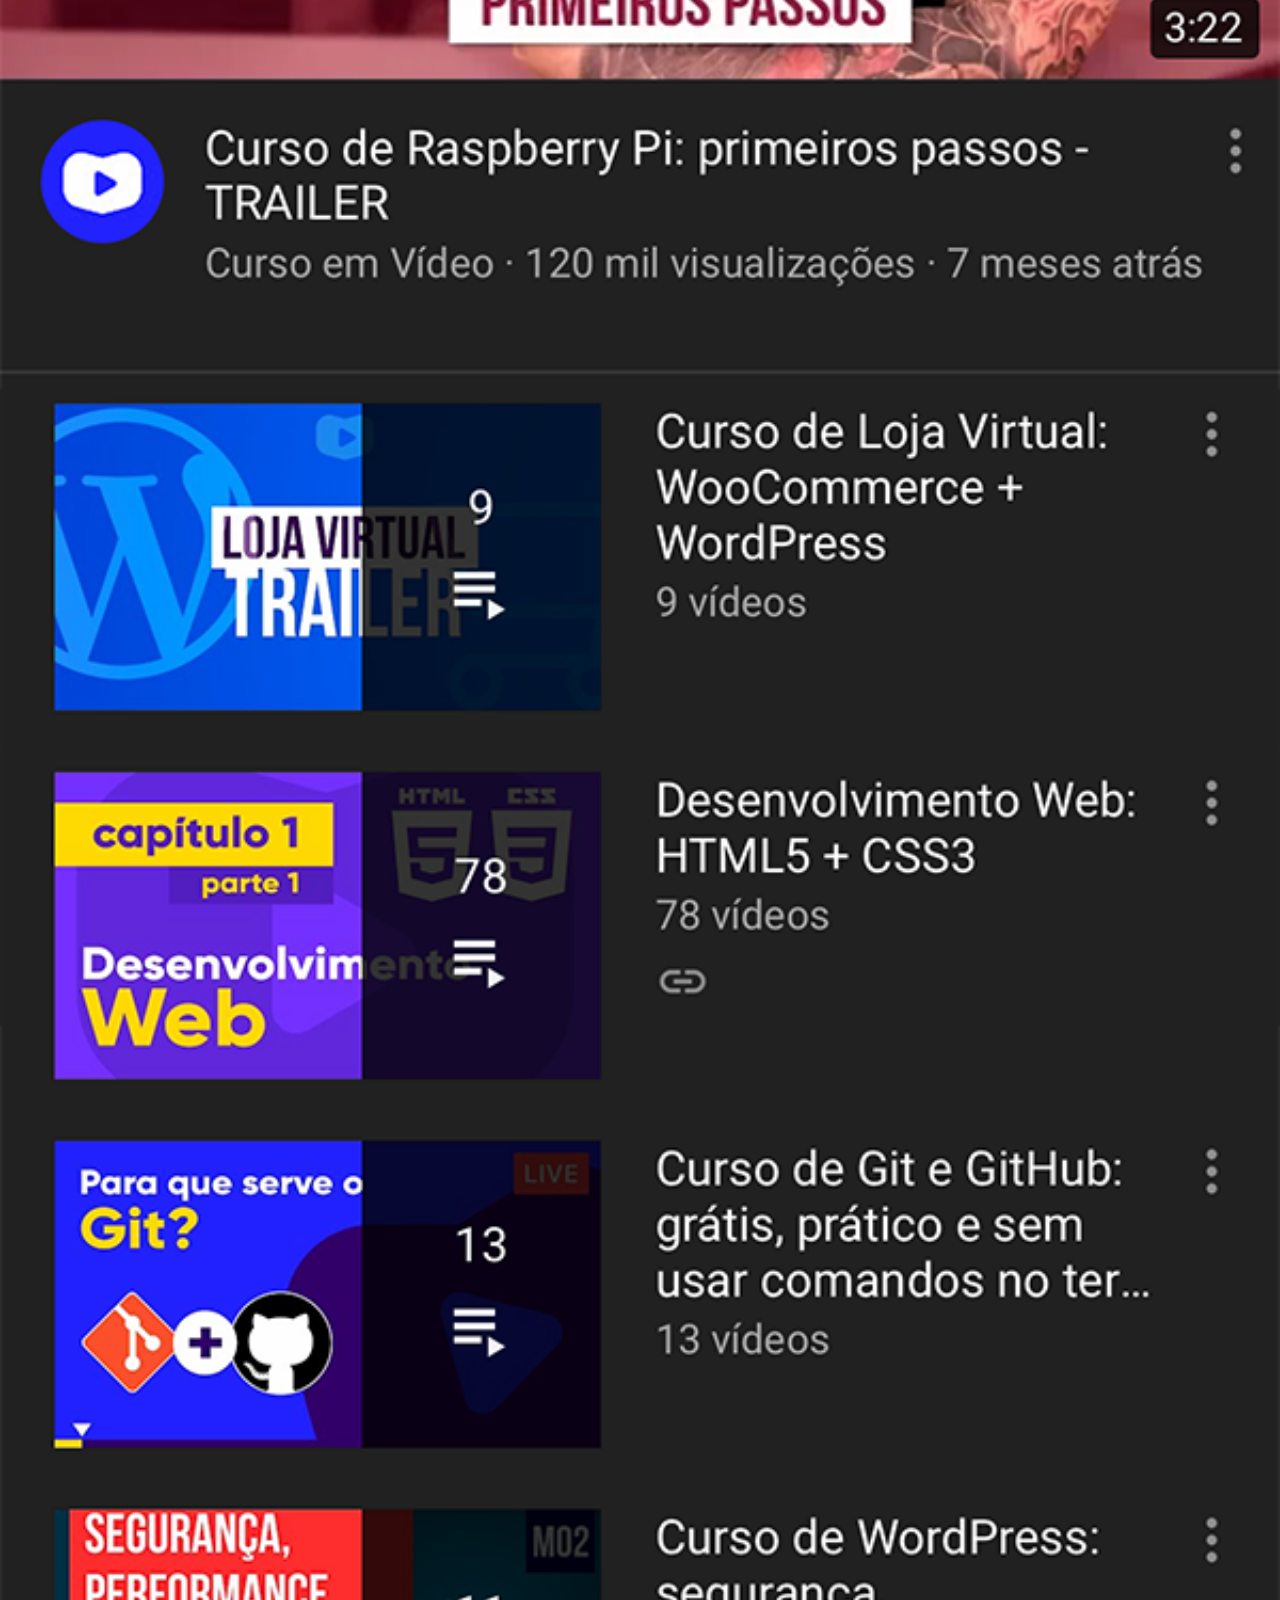
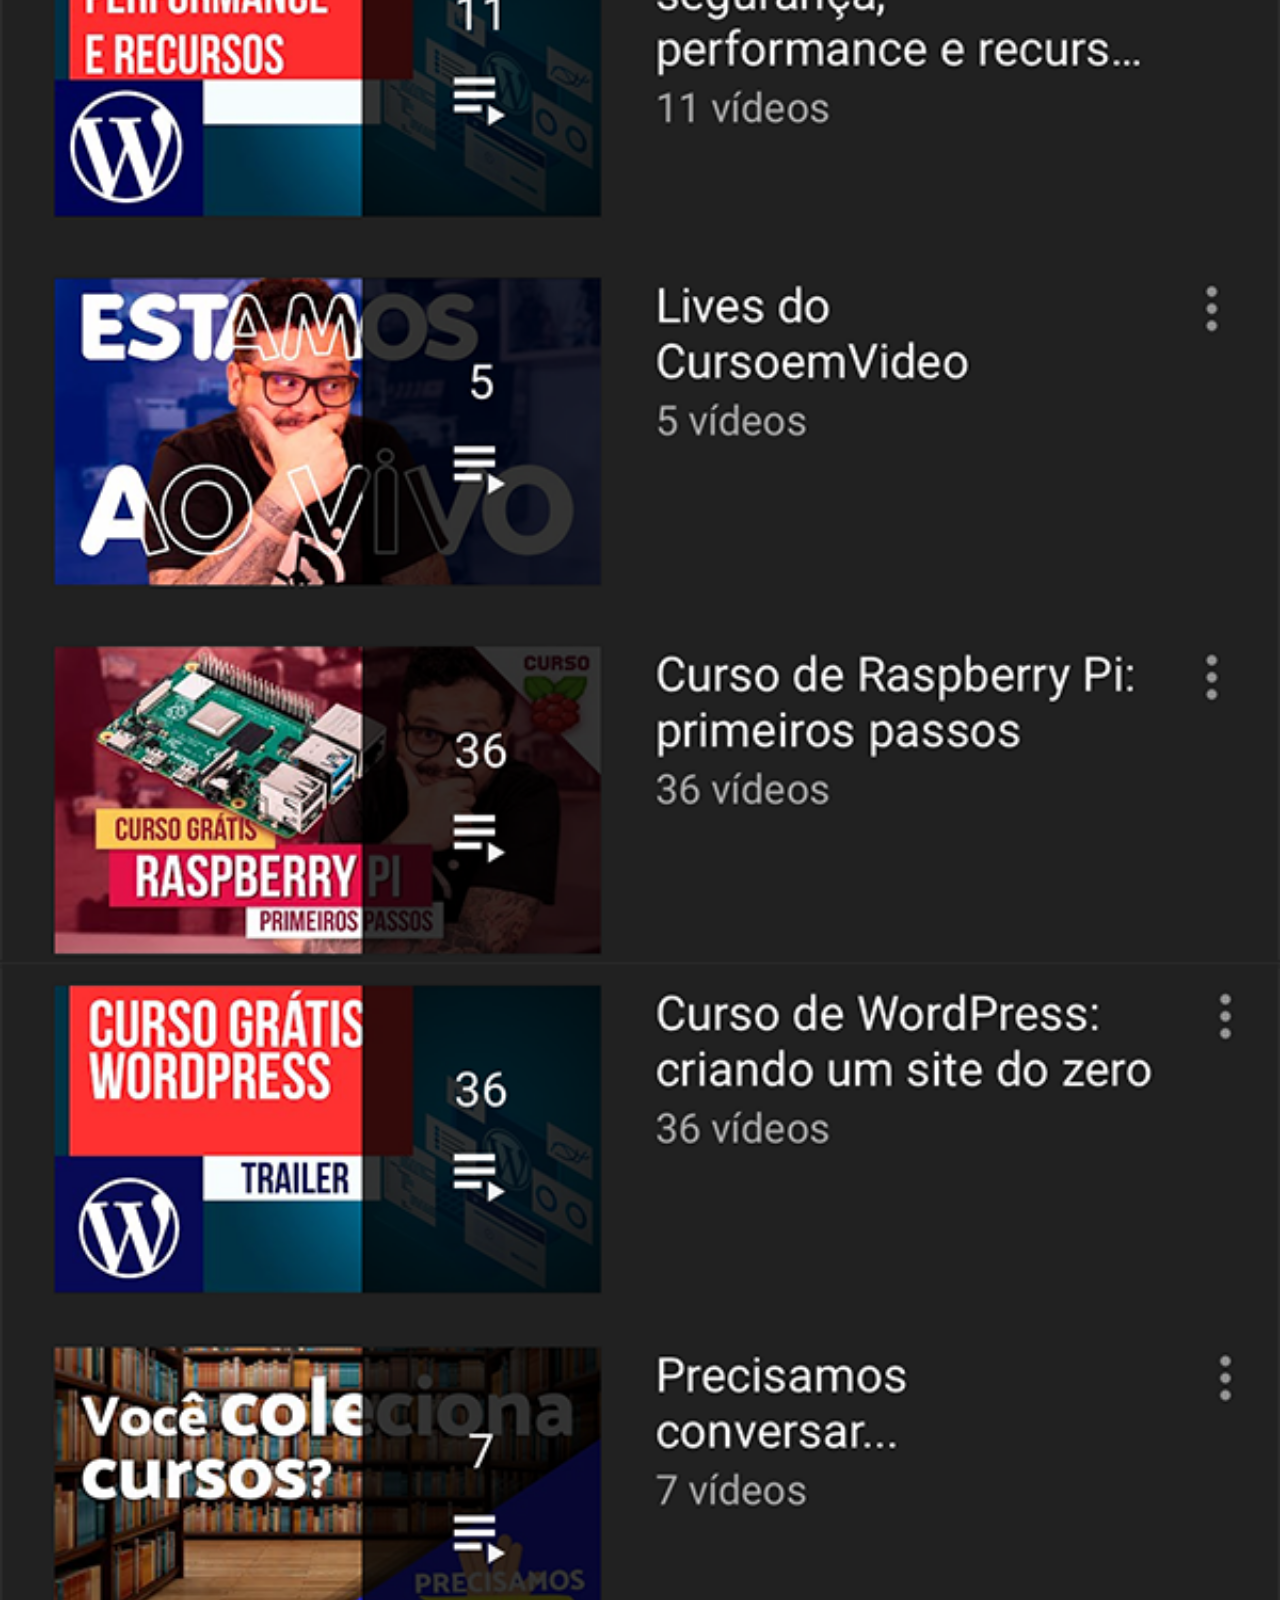
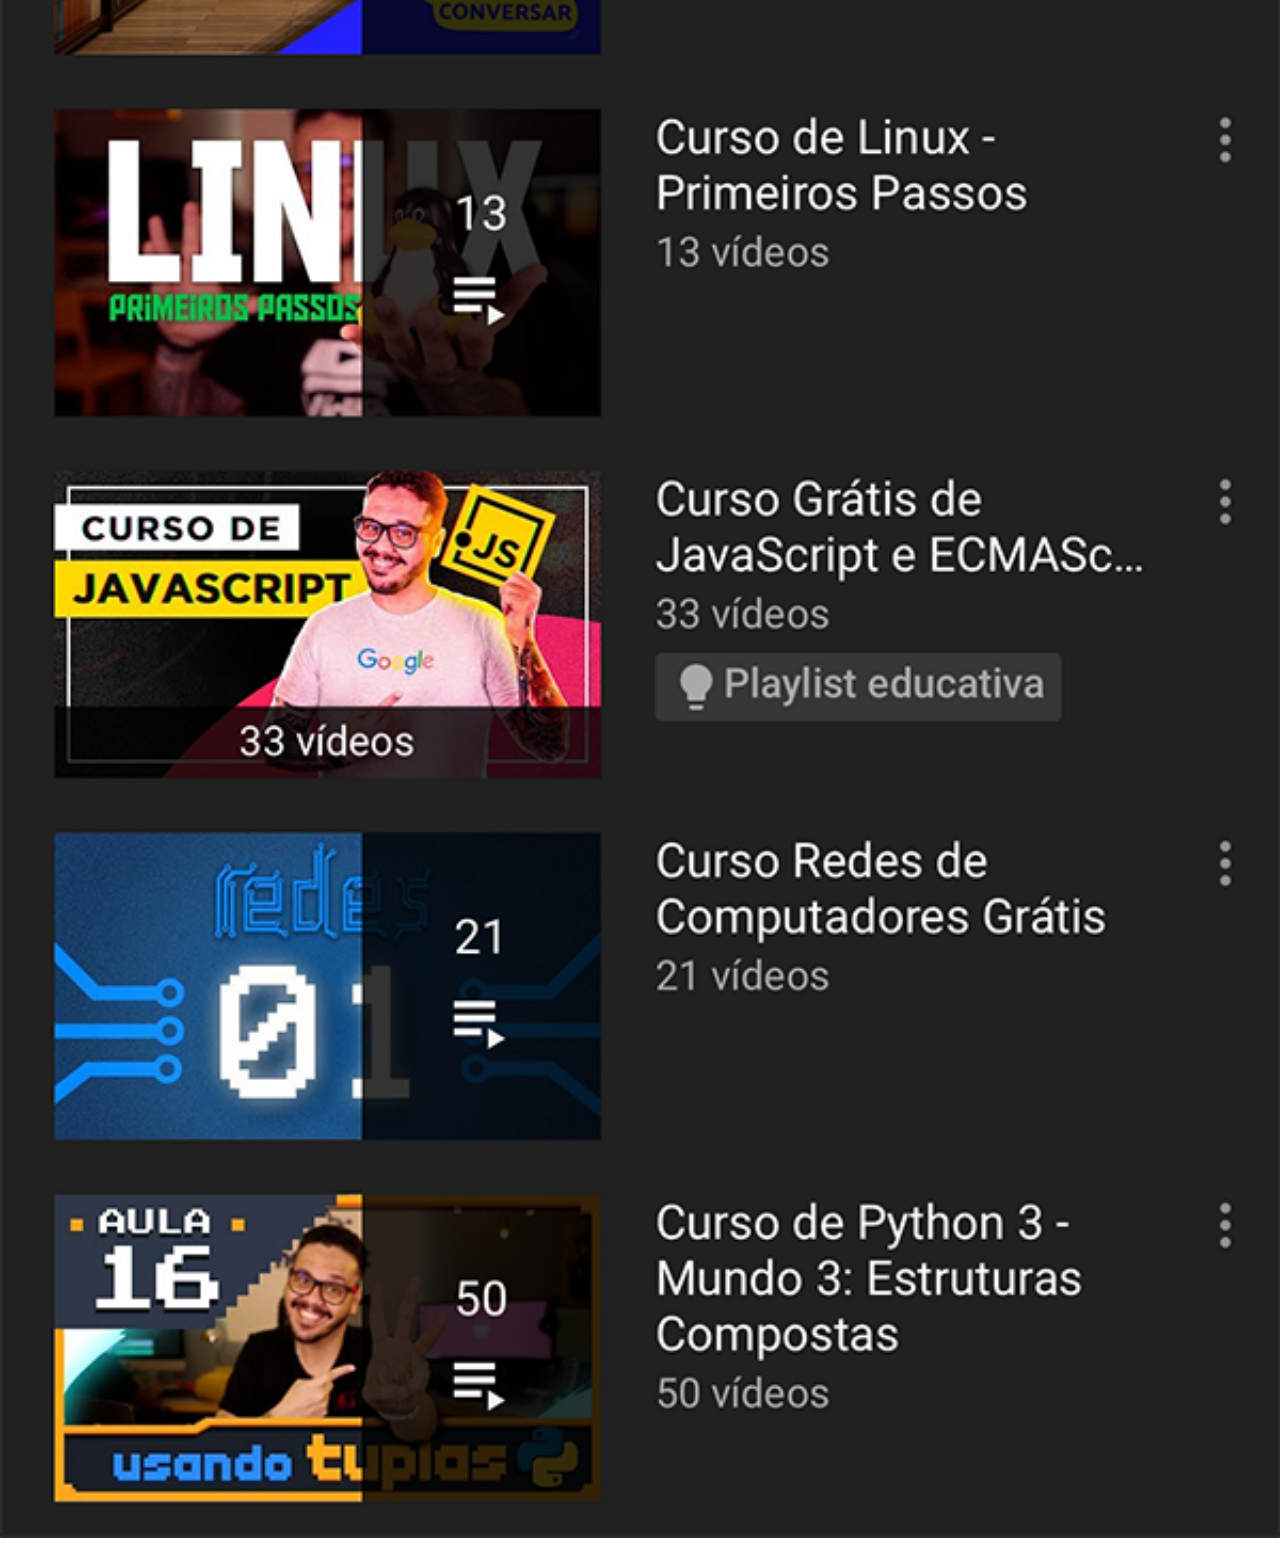
<file: paginas/youtube.html>
<!DOCTYPE html>
<html lang="en">
<head>
    <meta charset="UTF-8">
    <meta http-equiv="X-UA-Compatible" content="IE=edge">
    <meta name="viewport" content="width=, initial-scale=1.0">
    <title>Document</title>
    <link rel="stylesheet" href="../estilos/tela-estilos.css">
</head>
<body>
    <img src="../imagens/tela-youtube.png" alt="">
</body>
</html>
</file>
<file: estilos/style.css>
@charset "UTF-8";
*{
    padding: 0px;
    margin: 0px;
    font-family: Arial, Helvetica, sans-serif;
}
html, body{
    height: 100vh;
    width: 100vw;
    background-color: black;
}
body{
    background: url(../imagens/fundo-madeira.jpg);
    background-repeat: no-repeat;
    background-position: top center;
    background-size: cover;
    background-attachment: fixed;
}
main{
    height: 100vh;
    position: relative;
   
}
section#telefone{
    position: absolute;
    top: 50%;
    left: 50%;
    transform: translate(-50%, -50%);
    height: 627px;
    width: 311px;
   
    background: url(../imagens/frame-iphone.png);
    background-attachment: fixed;
    background-repeat: no-repeat;
    background-position: top center;  
}
iframe#tela{
    position: relative;
    top: 80px;
    left: 21px;
    width: 269px;
    height: 471px;
    
}
section#redes-socias{
    text-align: right;
}
section#redes-socias img{
    width: 50px;
    margin: 10px;
    border-radius: 50%;
    box-shadow: 2px 2px 5px rgba(0, 0, 0, 0.507);
    box-sizing: border-box;
}
section#redes-socias img:hover{
    border: 2px solid white;
    transform: translate(-2px, -3px);
    transition: transform .3;
}
::-webkit-scrollbar{
    height: 0px;
    width: 0px;
}
</file>
<file: estilos/tela-estilos.css>
@charset "UTF-8";

*{
    margin: 0px;
    padding: 0px;
    font-family: Arial, Helvetica, sans-serif;
}
img{
    width: 100vw;
}
::-webkit-scrollbar{
    height: 0px;
    width: 0px;
}
</file>
